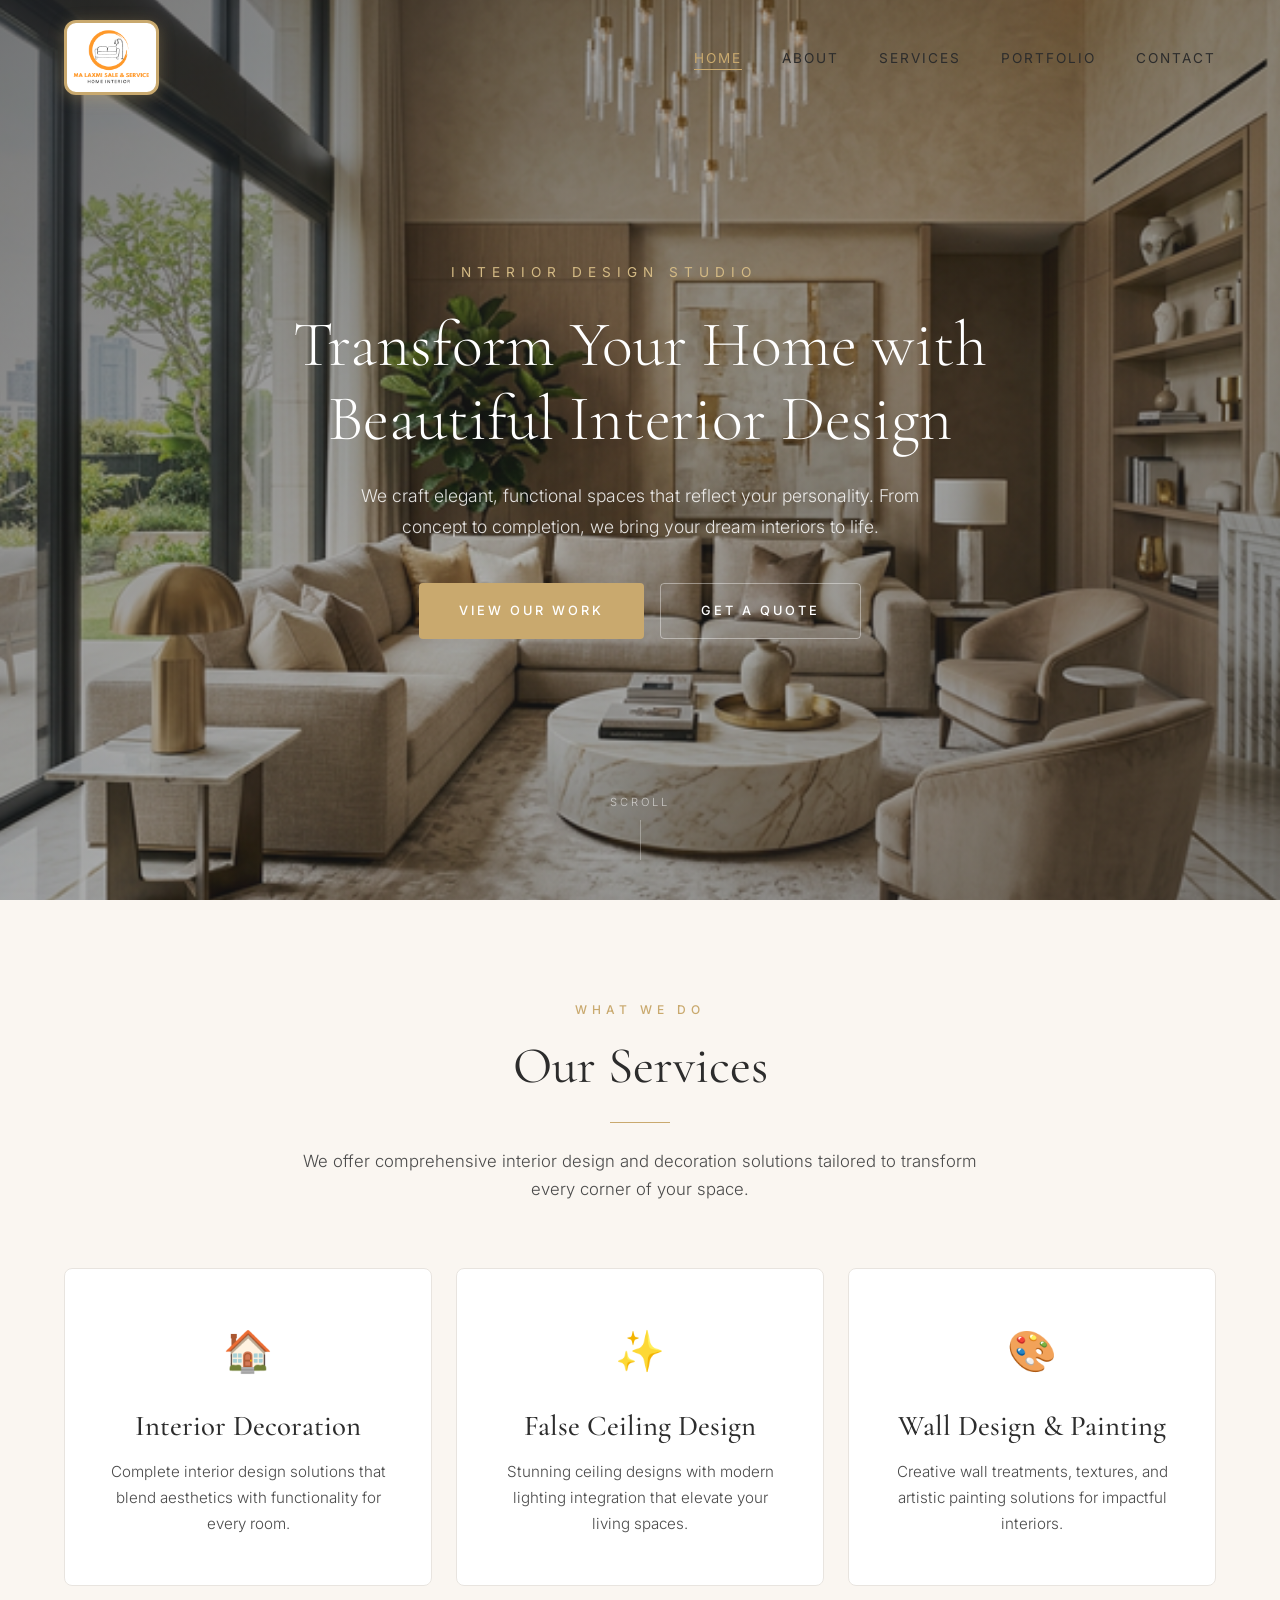
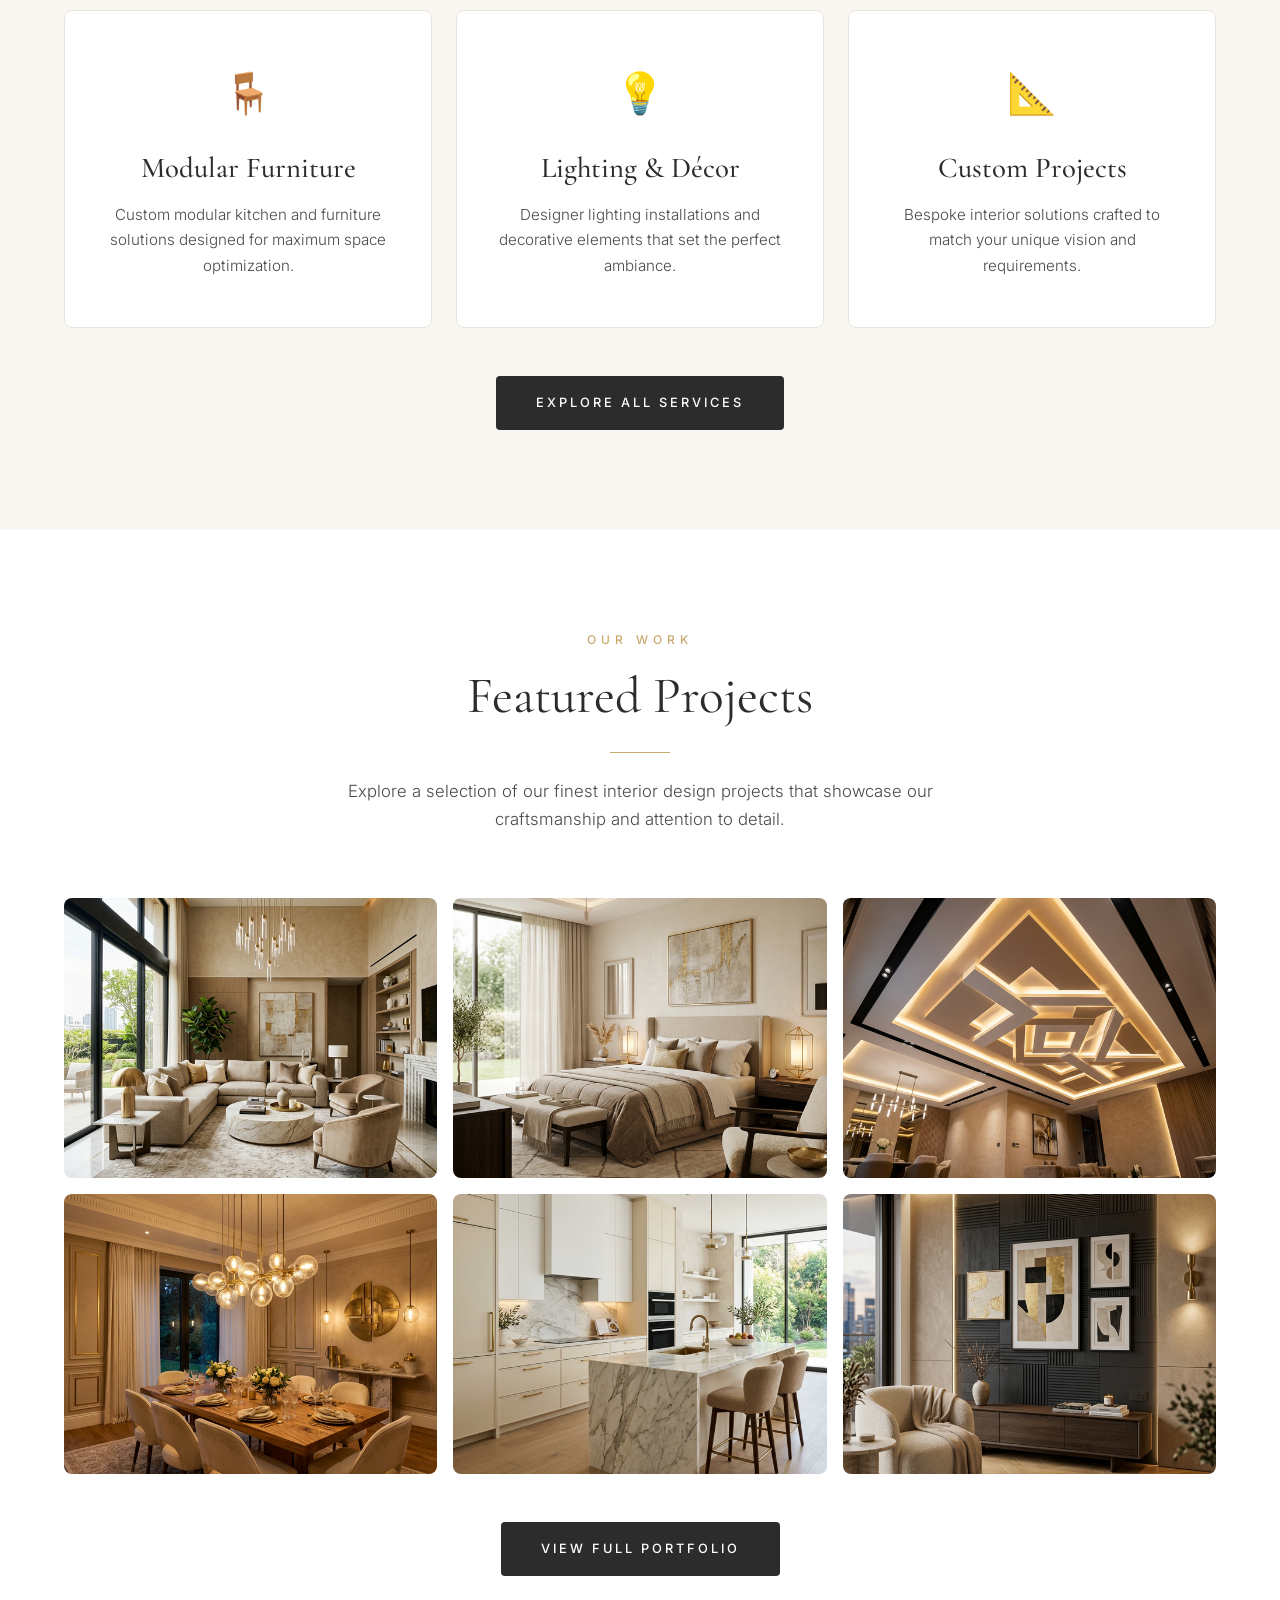
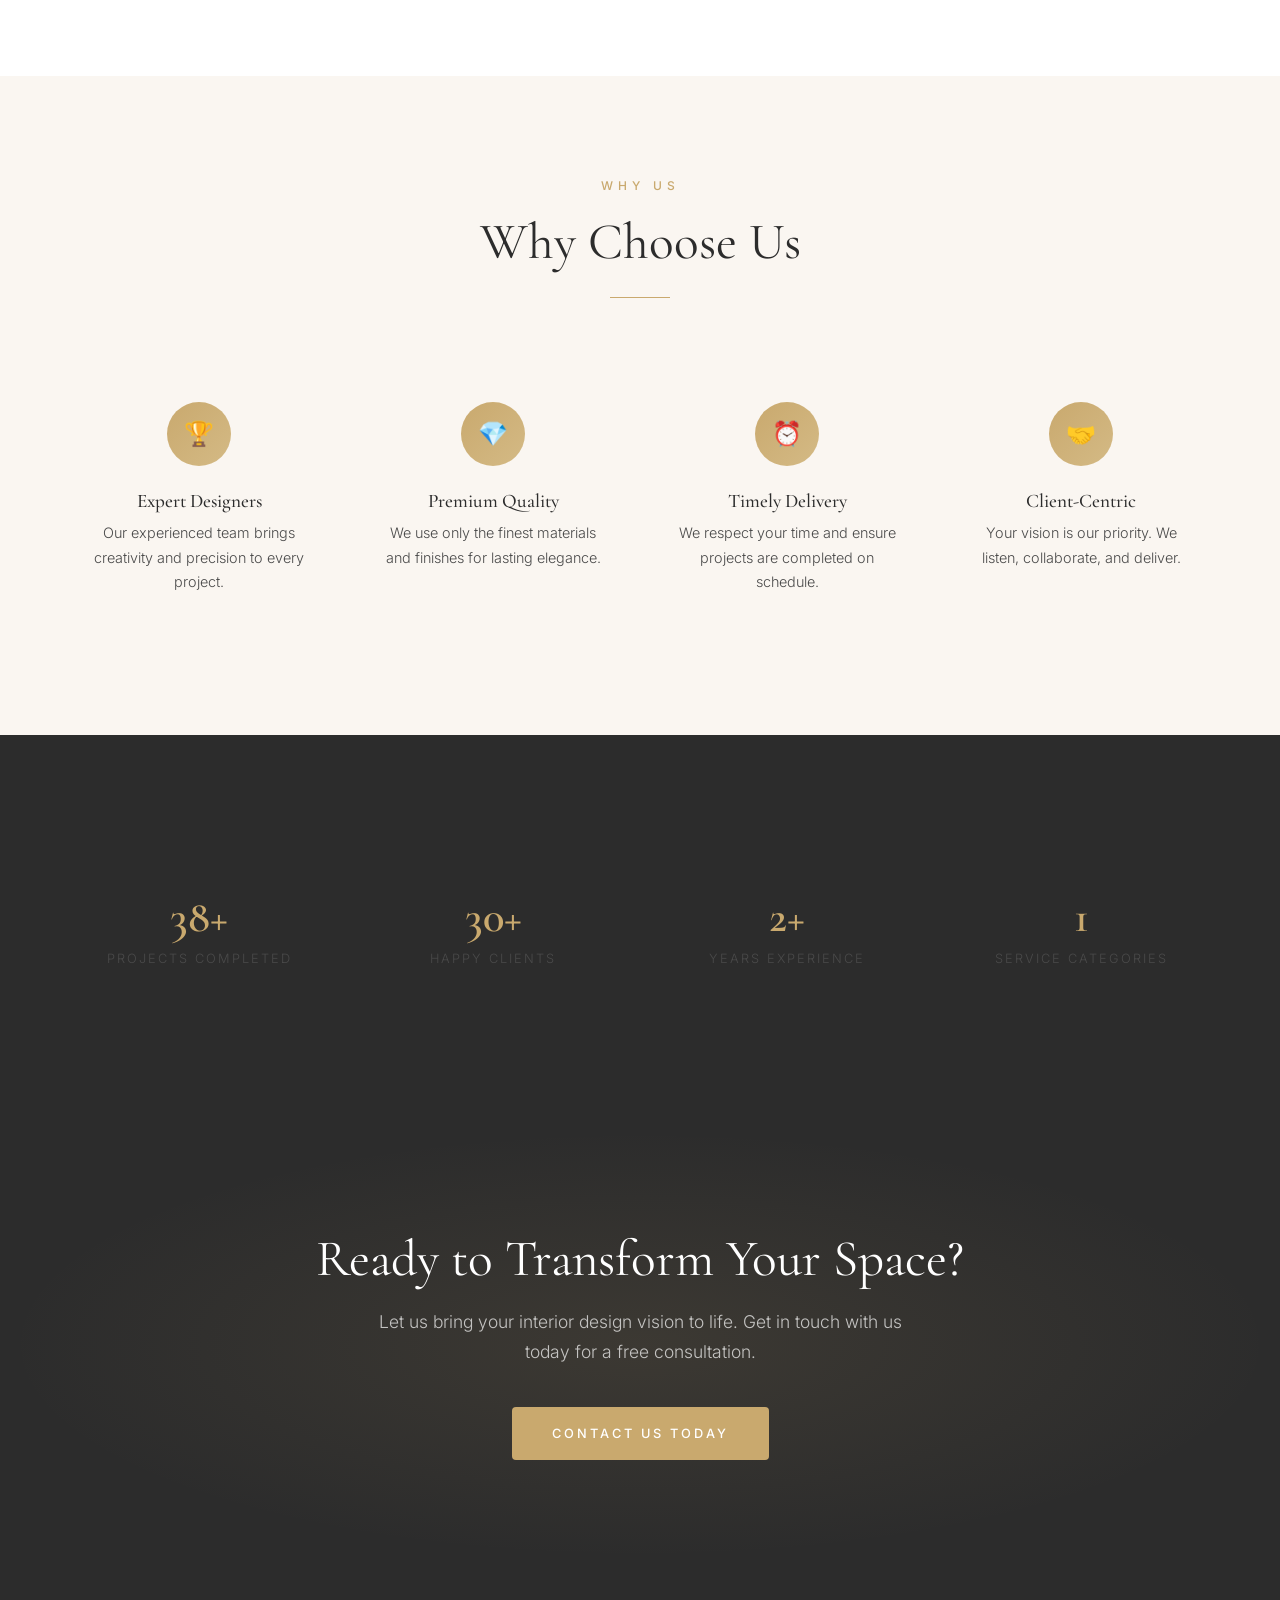
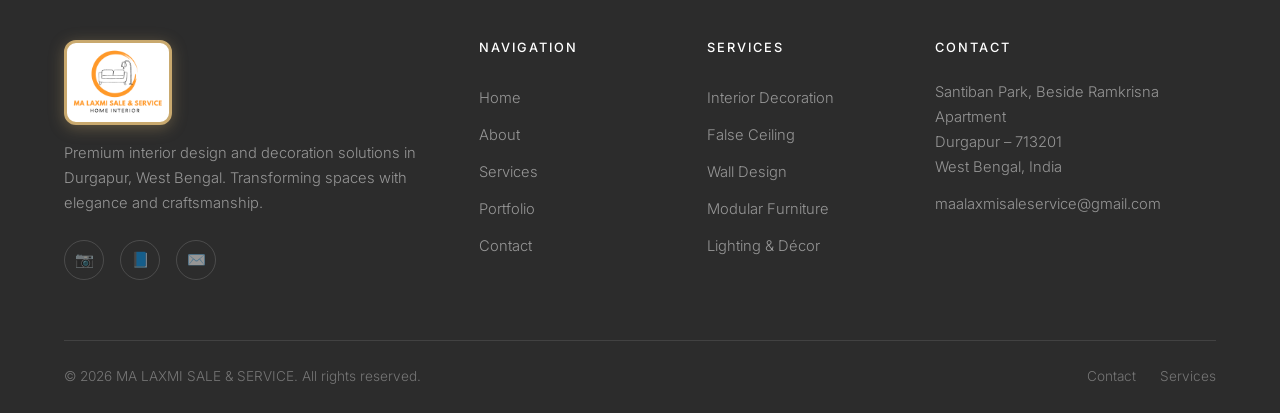
<file: index.html>
<!DOCTYPE html>
<html lang="en">

<head>
    <meta charset="UTF-8">
    <meta name="viewport" content="width=device-width, initial-scale=1.0">
    <meta name="description"
        content="MA LAXMI SALE & SERVICE — Premium interior decoration, false ceiling, wall design, modular furniture, and lighting solutions in Durgapur, West Bengal.">
    <title>MA LAXMI SALE & SERVICE — Interior Design & Decoration</title>
    <link rel="stylesheet" href="css/style.css">
</head>

<body>

    <!-- Navigation -->
    <nav class="navbar" id="navbar">
        <div class="container">
            <a href="index.html" class="nav-logo"><img src="images/logo.png" alt="MA LAXMI SALE & SERVICE"></a>
            <ul class="nav-links" id="navLinks">
                <li><a href="index.html" class="active">Home</a></li>
                <li><a href="about.html">About</a></li>
                <li><a href="services.html">Services</a></li>
                <li><a href="portfolio.html">Portfolio</a></li>
                <li><a href="contact.html">Contact</a></li>
            </ul>
            <div class="hamburger" id="hamburger">
                <span></span>
                <span></span>
                <span></span>
            </div>
        </div>
    </nav>
    <div class="nav-overlay" id="navOverlay"></div>

    <!-- Hero Section -->
    <section class="hero" id="hero">
        <div class="hero-bg">
            <img src="images/hero.png" alt="Luxury living room interior design" id="heroBg">
        </div>
        <div class="hero-overlay"></div>
        <div class="hero-content">
            <p class="subtitle">Interior Design Studio</p>
            <h1>Transform Your Home with Beautiful Interior Design</h1>
            <p class="hero-desc">We craft elegant, functional spaces that reflect your personality. From concept to
                completion, we bring your dream interiors to life.</p>
            <div style="display:flex;gap:16px;justify-content:center;flex-wrap:wrap;">
                <a href="portfolio.html" class="btn btn-primary">View Our Work</a>
                <a href="contact.html" class="btn btn-outline">Get a Quote</a>
            </div>
        </div>
        <div class="hero-scroll">
            <span>Scroll</span>
            <div class="scroll-line"></div>
        </div>
    </section>

    <!-- Services Preview -->
    <section class="section" id="servicesPreview">
        <div class="container">
            <div class="section-header reveal">
                <span class="overline">What We Do</span>
                <h2>Our Services</h2>
                <div class="section-divider"></div>
                <p>We offer comprehensive interior design and decoration solutions tailored to transform every corner of
                    your space.</p>
            </div>
            <div class="services-grid">
                <div class="service-card reveal delay-1">
                    <div class="icon">🏠</div>
                    <h3>Interior Decoration</h3>
                    <p>Complete interior design solutions that blend aesthetics with functionality for every room.</p>
                </div>
                <div class="service-card reveal delay-2">
                    <div class="icon">✨</div>
                    <h3>False Ceiling Design</h3>
                    <p>Stunning ceiling designs with modern lighting integration that elevate your living spaces.</p>
                </div>
                <div class="service-card reveal delay-3">
                    <div class="icon">🎨</div>
                    <h3>Wall Design & Painting</h3>
                    <p>Creative wall treatments, textures, and artistic painting solutions for impactful interiors.</p>
                </div>
                <div class="service-card reveal delay-4">
                    <div class="icon">🪑</div>
                    <h3>Modular Furniture</h3>
                    <p>Custom modular kitchen and furniture solutions designed for maximum space optimization.</p>
                </div>
                <div class="service-card reveal delay-5">
                    <div class="icon">💡</div>
                    <h3>Lighting & Décor</h3>
                    <p>Designer lighting installations and decorative elements that set the perfect ambiance.</p>
                </div>
                <div class="service-card reveal delay-6">
                    <div class="icon">📐</div>
                    <h3>Custom Projects</h3>
                    <p>Bespoke interior solutions crafted to match your unique vision and requirements.</p>
                </div>
            </div>
            <div style="text-align:center;margin-top:48px;" class="reveal">
                <a href="services.html" class="btn btn-dark">Explore All Services</a>
            </div>
        </div>
    </section>

    <!-- Featured Portfolio -->
    <section class="section section-alt" id="featuredPortfolio">
        <div class="container">
            <div class="section-header reveal">
                <span class="overline">Our Work</span>
                <h2>Featured Projects</h2>
                <div class="section-divider"></div>
                <p>Explore a selection of our finest interior design projects that showcase our craftsmanship and
                    attention to detail.</p>
            </div>
            <div class="portfolio-grid">
                <div class="portfolio-item reveal delay-1">
                    <img src="images/hero.png" alt="Modern living room design">
                    <div class="portfolio-overlay">
                        <h3>Modern Living Room</h3>
                        <span>Interior Design</span>
                    </div>
                </div>
                <div class="portfolio-item reveal delay-2">
                    <img src="images/bedroom.png" alt="Luxury bedroom design">
                    <div class="portfolio-overlay">
                        <h3>Luxury Bedroom Suite</h3>
                        <span>Bedroom Design</span>
                    </div>
                </div>
                <div class="portfolio-item reveal delay-3">
                    <img src="images/ceiling.png" alt="Designer ceiling">
                    <div class="portfolio-overlay">
                        <h3>Designer False Ceiling</h3>
                        <span>Ceiling Design</span>
                    </div>
                </div>
                <div class="portfolio-item reveal delay-4">
                    <img src="images/lighting.png" alt="Decorative lighting">
                    <div class="portfolio-overlay">
                        <h3>Ambient Lighting</h3>
                        <span>Lighting Design</span>
                    </div>
                </div>
                <div class="portfolio-item reveal delay-5">
                    <img src="images/furniture.png" alt="Modular kitchen">
                    <div class="portfolio-overlay">
                        <h3>Modular Kitchen</h3>
                        <span>Kitchen Design</span>
                    </div>
                </div>
                <div class="portfolio-item reveal delay-6">
                    <img src="images/wall.png" alt="Wall design">
                    <div class="portfolio-overlay">
                        <h3>Accent Wall Design</h3>
                        <span>Wall Design</span>
                    </div>
                </div>
            </div>
            <div style="text-align:center;margin-top:48px;" class="reveal">
                <a href="portfolio.html" class="btn btn-dark">View Full Portfolio</a>
            </div>
        </div>
    </section>

    <!-- Why Choose Us -->
    <section class="section" id="whyUs">
        <div class="container">
            <div class="section-header reveal">
                <span class="overline">Why Us</span>
                <h2>Why Choose Us</h2>
                <div class="section-divider"></div>
            </div>
            <div class="features-grid">
                <div class="feature-card reveal delay-1">
                    <div class="feature-icon">🏆</div>
                    <h3>Expert Designers</h3>
                    <p>Our experienced team brings creativity and precision to every project.</p>
                </div>
                <div class="feature-card reveal delay-2">
                    <div class="feature-icon">💎</div>
                    <h3>Premium Quality</h3>
                    <p>We use only the finest materials and finishes for lasting elegance.</p>
                </div>
                <div class="feature-card reveal delay-3">
                    <div class="feature-icon">⏰</div>
                    <h3>Timely Delivery</h3>
                    <p>We respect your time and ensure projects are completed on schedule.</p>
                </div>
                <div class="feature-card reveal delay-4">
                    <div class="feature-icon">🤝</div>
                    <h3>Client-Centric</h3>
                    <p>Your vision is our priority. We listen, collaborate, and deliver.</p>
                </div>
            </div>
        </div>
    </section>

    <!-- Stats -->
    <section class="section section-dark">
        <div class="container">
            <div class="stats-bar">
                <div class="stat-item reveal delay-1">
                    <div class="stat-number">150+</div>
                    <div class="stat-label">Projects Completed</div>
                </div>
                <div class="stat-item reveal delay-2">
                    <div class="stat-number">120+</div>
                    <div class="stat-label">Happy Clients</div>
                </div>
                <div class="stat-item reveal delay-3">
                    <div class="stat-number">8+</div>
                    <div class="stat-label">Years Experience</div>
                </div>
                <div class="stat-item reveal delay-4">
                    <div class="stat-number">6</div>
                    <div class="stat-label">Service Categories</div>
                </div>
            </div>
        </div>
    </section>

    <!-- CTA -->
    <section class="cta-section">
        <div class="container reveal">
            <h2>Ready to Transform Your Space?</h2>
            <p>Let us bring your interior design vision to life. Get in touch with us today for a free consultation.</p>
            <a href="contact.html" class="btn btn-primary">Contact Us Today</a>
        </div>
    </section>

    <!-- Footer -->
    <footer class="footer">
        <div class="container">
            <div class="footer-grid">
                <div class="footer-brand">
                    <div class="footer-logo"><img src="images/logo.png" alt="MA LAXMI SALE & SERVICE"></div>
                    <p>Premium interior design and decoration solutions in Durgapur, West Bengal. Transforming spaces
                        with elegance and craftsmanship.</p>
                    <div class="footer-social">
                        <a href="https://www.instagram.com/maalaxmisale.service" target="_blank"
                            title="Instagram">📷</a>
                        <a href="https://www.facebook.com/profile.php?id=maalaxmisaleservice" target="_blank"
                            title="Facebook">📘</a>
                        <a href="mailto:maalaxmisaleservice@gmail.com" title="Email">✉️</a>
                    </div>
                </div>
                <div>
                    <h4>Navigation</h4>
                    <div class="footer-links">
                        <a href="index.html">Home</a>
                        <a href="about.html">About</a>
                        <a href="services.html">Services</a>
                        <a href="portfolio.html">Portfolio</a>
                        <a href="contact.html">Contact</a>
                    </div>
                </div>
                <div>
                    <h4>Services</h4>
                    <div class="footer-links">
                        <a href="services.html">Interior Decoration</a>
                        <a href="services.html">False Ceiling</a>
                        <a href="services.html">Wall Design</a>
                        <a href="services.html">Modular Furniture</a>
                        <a href="services.html">Lighting & Décor</a>
                    </div>
                </div>
                <div class="footer-contact">
                    <h4>Contact</h4>
                    <p>Santiban Park, Beside Ramkrisna Apartment<br>Durgapur – 713201<br>West Bengal, India</p>
                    <p style="margin-top:12px;"><a
                            href="mailto:maalaxmisaleservice@gmail.com">maalaxmisaleservice@gmail.com</a></p>
                </div>
            </div>
            <div class="footer-bottom">
                <span>© 2026 MA LAXMI SALE & SERVICE. All rights reserved.</span>
                <div class="footer-bottom-links">
                    <a href="contact.html">Contact</a>
                    <a href="services.html">Services</a>
                </div>
            </div>
        </div>
    </footer>

    <script src="js/main.js"></script>
</body>

</html>
</file>
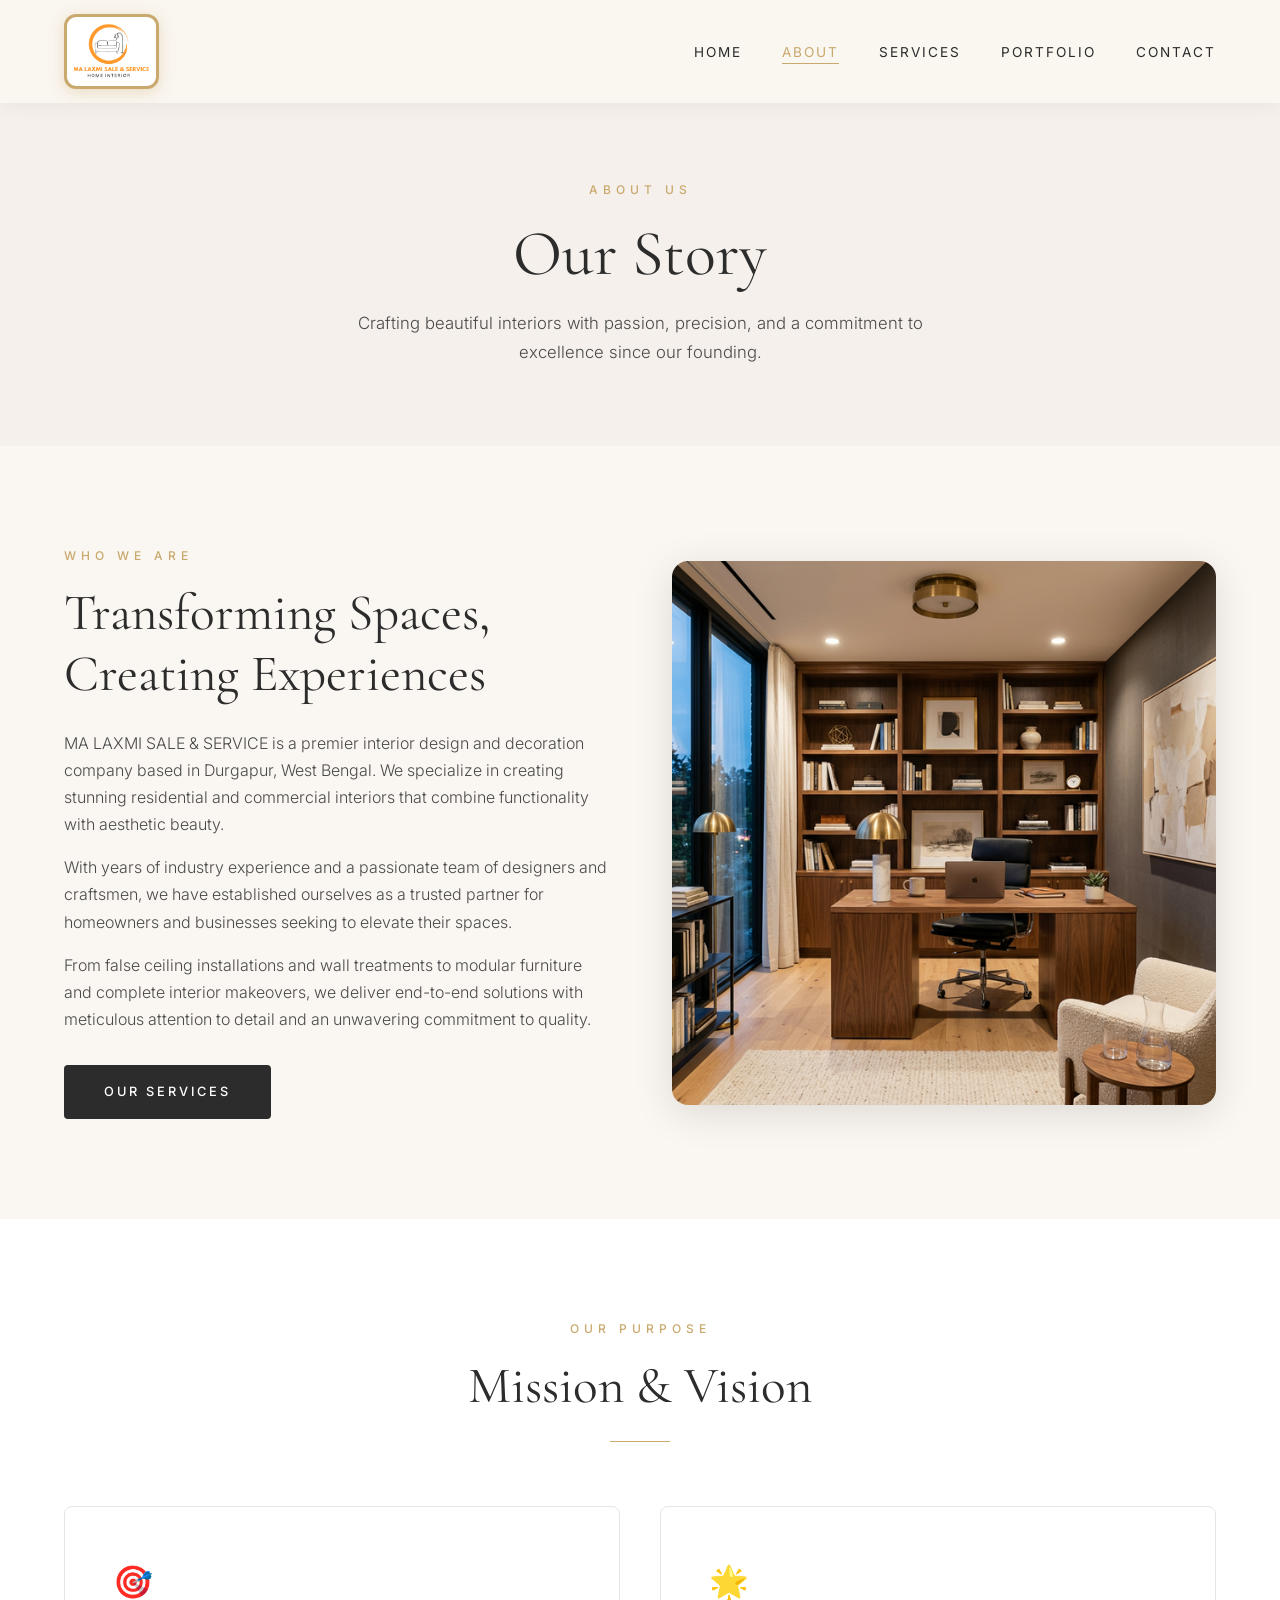
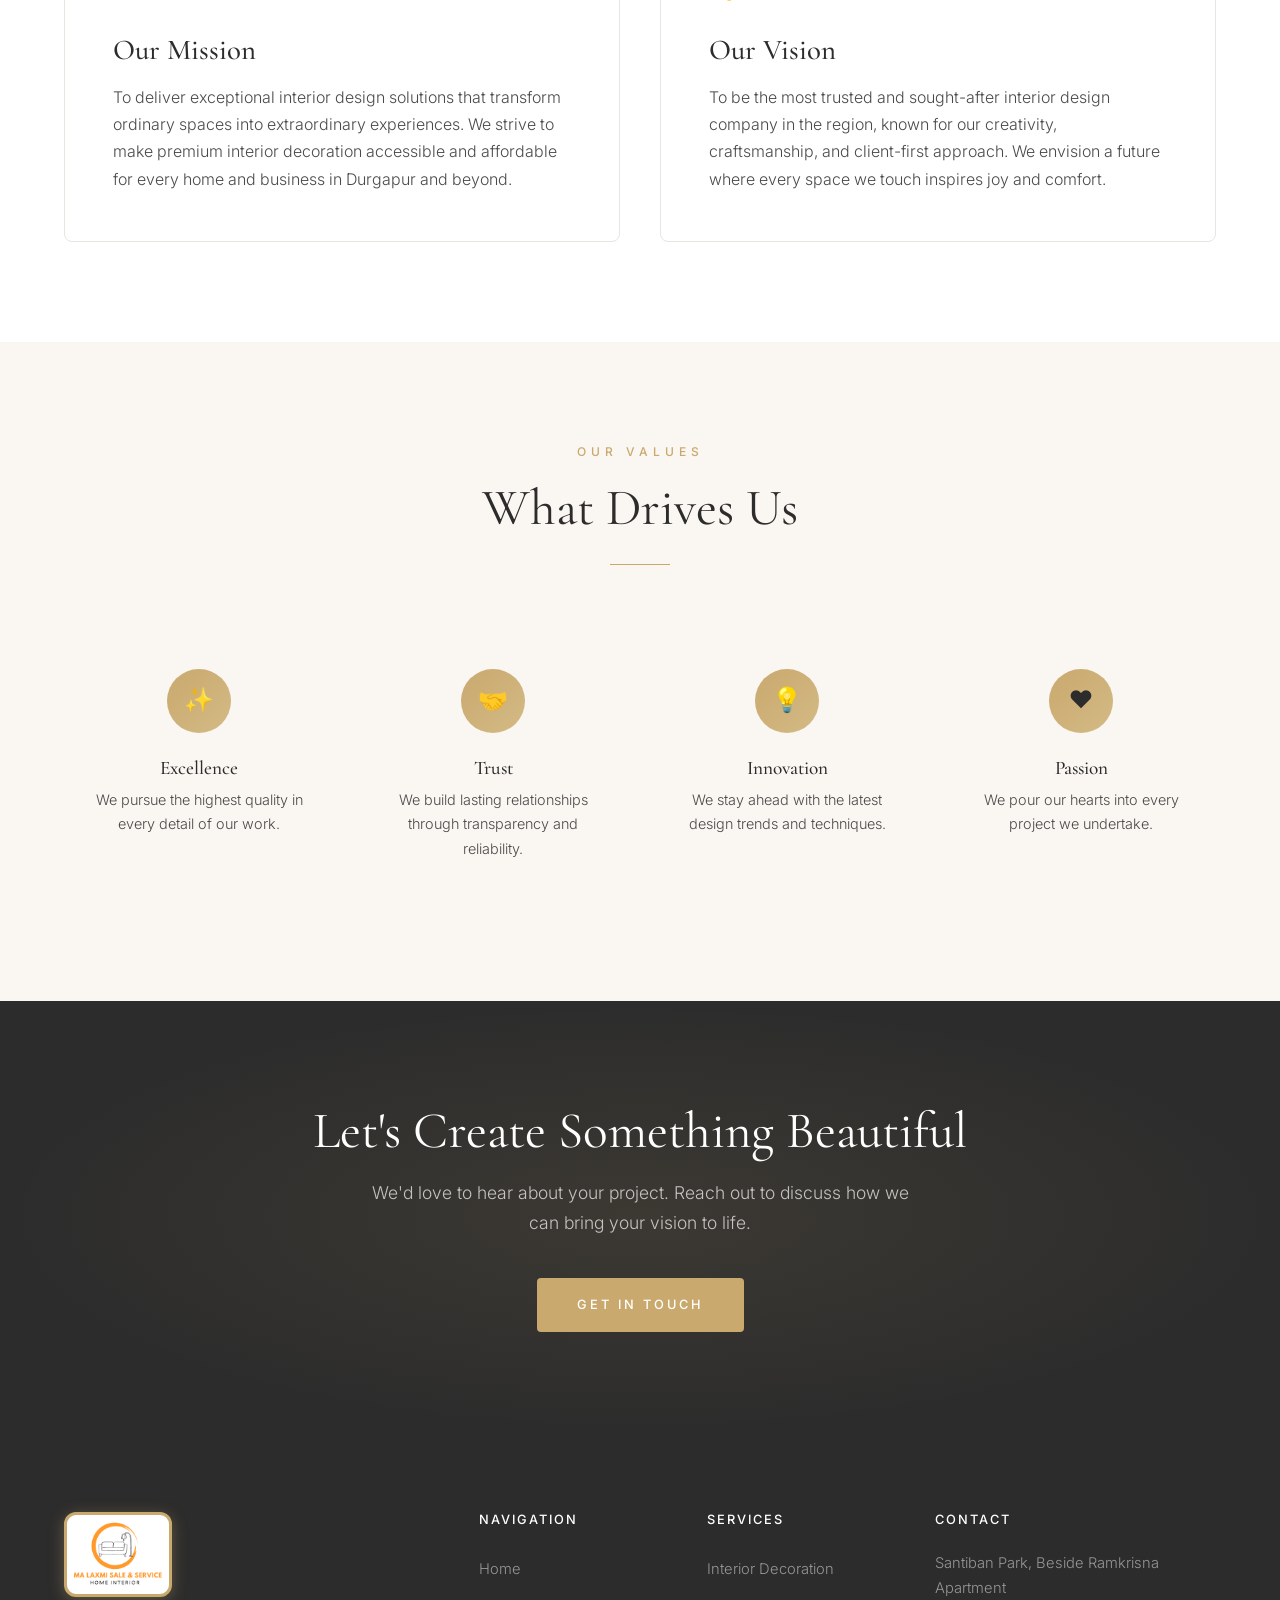
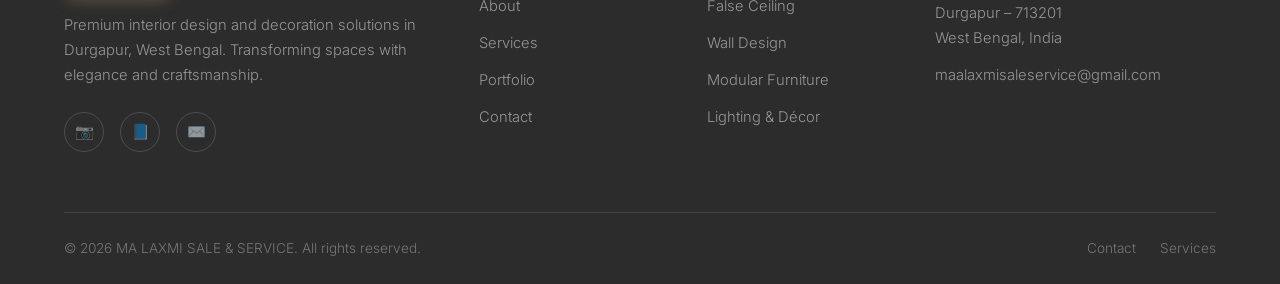
<file: about.html>
<!DOCTYPE html>
<html lang="en">

<head>
    <meta charset="UTF-8">
    <meta name="viewport" content="width=device-width, initial-scale=1.0">
    <meta name="description"
        content="Learn about MA LAXMI SALE & SERVICE — our mission, vision, and passion for creating beautiful interior spaces in Durgapur.">
    <title>About Us — MA LAXMI SALE & SERVICE</title>
    <link rel="stylesheet" href="css/style.css">
</head>

<body>

    <!-- Navigation -->
    <nav class="navbar scrolled" id="navbar">
        <div class="container">
            <a href="index.html" class="nav-logo"><img src="images/logo.png" alt="MA LAXMI SALE & SERVICE"></a>
            <ul class="nav-links" id="navLinks">
                <li><a href="index.html">Home</a></li>
                <li><a href="about.html" class="active">About</a></li>
                <li><a href="services.html">Services</a></li>
                <li><a href="portfolio.html">Portfolio</a></li>
                <li><a href="contact.html">Contact</a></li>
            </ul>
            <div class="hamburger" id="hamburger">
                <span></span>
                <span></span>
                <span></span>
            </div>
        </div>
    </nav>
    <div class="nav-overlay" id="navOverlay"></div>

    <!-- Page Header -->
    <section class="page-header">
        <div class="container">
            <span class="overline">About Us</span>
            <h1>Our Story</h1>
            <p>Crafting beautiful interiors with passion, precision, and a commitment to excellence since our founding.
            </p>
        </div>
    </section>

    <!-- About Intro -->
    <section class="section">
        <div class="container">
            <div class="about-intro">
                <div class="text-content reveal-left">
                    <span class="overline"
                        style="color:var(--gold);font-size:0.75rem;text-transform:uppercase;letter-spacing:5px;font-weight:500;display:block;margin-bottom:16px;">Who
                        We Are</span>
                    <h2>Transforming Spaces, Creating Experiences</h2>
                    <p>MA LAXMI SALE & SERVICE is a premier interior design and decoration company based in Durgapur,
                        West Bengal. We specialize in creating stunning residential and commercial interiors that
                        combine functionality with aesthetic beauty.</p>
                    <p>With years of industry experience and a passionate team of designers and craftsmen, we have
                        established ourselves as a trusted partner for homeowners and businesses seeking to elevate
                        their spaces.</p>
                    <p>From false ceiling installations and wall treatments to modular furniture and complete interior
                        makeovers, we deliver end-to-end solutions with meticulous attention to detail and an unwavering
                        commitment to quality.</p>
                    <div style="margin-top:32px;">
                        <a href="services.html" class="btn btn-dark">Our Services</a>
                    </div>
                </div>
                <div class="image-content reveal-right">
                    <img src="images/about.png" alt="Our design studio">
                </div>
            </div>
        </div>
    </section>

    <!-- Mission & Vision -->
    <section class="section section-alt">
        <div class="container">
            <div class="section-header reveal">
                <span class="overline">Our Purpose</span>
                <h2>Mission & Vision</h2>
                <div class="section-divider"></div>
            </div>
            <div class="mission-grid">
                <div class="mission-card reveal delay-1">
                    <div class="card-icon">🎯</div>
                    <h3>Our Mission</h3>
                    <p>To deliver exceptional interior design solutions that transform ordinary spaces into
                        extraordinary experiences. We strive to make premium interior decoration accessible and
                        affordable for every home and business in Durgapur and beyond.</p>
                </div>
                <div class="mission-card reveal delay-2">
                    <div class="card-icon">🌟</div>
                    <h3>Our Vision</h3>
                    <p>To be the most trusted and sought-after interior design company in the region, known for our
                        creativity, craftsmanship, and client-first approach. We envision a future where every space we
                        touch inspires joy and comfort.</p>
                </div>
            </div>
        </div>
    </section>

    <!-- Values -->
    <section class="section">
        <div class="container">
            <div class="section-header reveal">
                <span class="overline">Our Values</span>
                <h2>What Drives Us</h2>
                <div class="section-divider"></div>
            </div>
            <div class="features-grid">
                <div class="feature-card reveal delay-1">
                    <div class="feature-icon">✨</div>
                    <h3>Excellence</h3>
                    <p>We pursue the highest quality in every detail of our work.</p>
                </div>
                <div class="feature-card reveal delay-2">
                    <div class="feature-icon">🤝</div>
                    <h3>Trust</h3>
                    <p>We build lasting relationships through transparency and reliability.</p>
                </div>
                <div class="feature-card reveal delay-3">
                    <div class="feature-icon">💡</div>
                    <h3>Innovation</h3>
                    <p>We stay ahead with the latest design trends and techniques.</p>
                </div>
                <div class="feature-card reveal delay-4">
                    <div class="feature-icon">❤️</div>
                    <h3>Passion</h3>
                    <p>We pour our hearts into every project we undertake.</p>
                </div>
            </div>
        </div>
    </section>

    <!-- CTA -->
    <section class="cta-section">
        <div class="container reveal">
            <h2>Let's Create Something Beautiful</h2>
            <p>We'd love to hear about your project. Reach out to discuss how we can bring your vision to life.</p>
            <a href="contact.html" class="btn btn-primary">Get In Touch</a>
        </div>
    </section>

    <!-- Footer -->
    <footer class="footer">
        <div class="container">
            <div class="footer-grid">
                <div class="footer-brand">
                    <div class="footer-logo"><img src="images/logo.png" alt="MA LAXMI SALE & SERVICE"></div>
                    <p>Premium interior design and decoration solutions in Durgapur, West Bengal. Transforming spaces
                        with elegance and craftsmanship.</p>
                    <div class="footer-social">
                        <a href="https://www.instagram.com/maalaxmisale.service" target="_blank"
                            title="Instagram">📷</a>
                        <a href="https://www.facebook.com/profile.php?id=maalaxmisaleservice" target="_blank"
                            title="Facebook">📘</a>
                        <a href="mailto:maalaxmisaleservice@gmail.com" title="Email">✉️</a>
                    </div>
                </div>
                <div>
                    <h4>Navigation</h4>
                    <div class="footer-links">
                        <a href="index.html">Home</a>
                        <a href="about.html">About</a>
                        <a href="services.html">Services</a>
                        <a href="portfolio.html">Portfolio</a>
                        <a href="contact.html">Contact</a>
                    </div>
                </div>
                <div>
                    <h4>Services</h4>
                    <div class="footer-links">
                        <a href="services.html">Interior Decoration</a>
                        <a href="services.html">False Ceiling</a>
                        <a href="services.html">Wall Design</a>
                        <a href="services.html">Modular Furniture</a>
                        <a href="services.html">Lighting & Décor</a>
                    </div>
                </div>
                <div class="footer-contact">
                    <h4>Contact</h4>
                    <p>Santiban Park, Beside Ramkrisna Apartment<br>Durgapur – 713201<br>West Bengal, India</p>
                    <p style="margin-top:12px;"><a
                            href="mailto:maalaxmisaleservice@gmail.com">maalaxmisaleservice@gmail.com</a></p>
                </div>
            </div>
            <div class="footer-bottom">
                <span>© 2026 MA LAXMI SALE & SERVICE. All rights reserved.</span>
                <div class="footer-bottom-links">
                    <a href="contact.html">Contact</a>
                    <a href="services.html">Services</a>
                </div>
            </div>
        </div>
    </footer>

    <script src="js/main.js"></script>
</body>

</html>
</file>
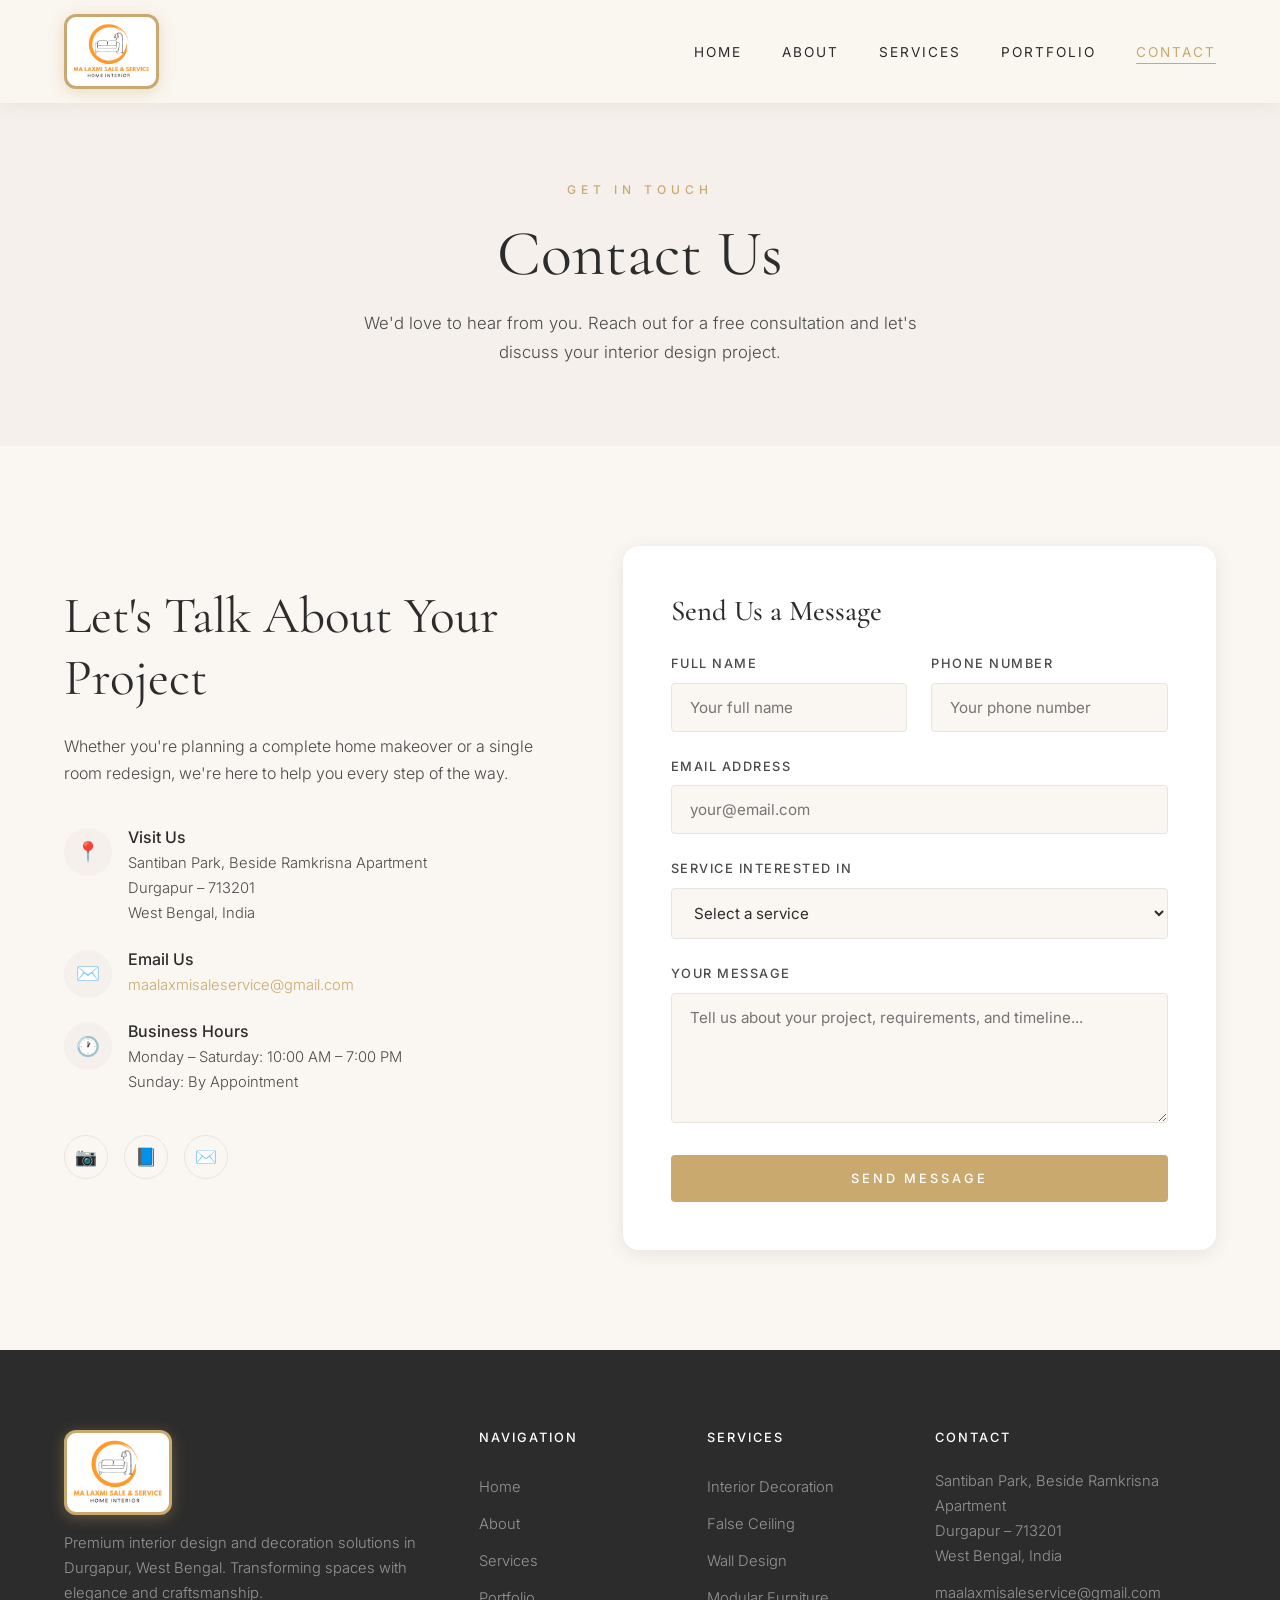
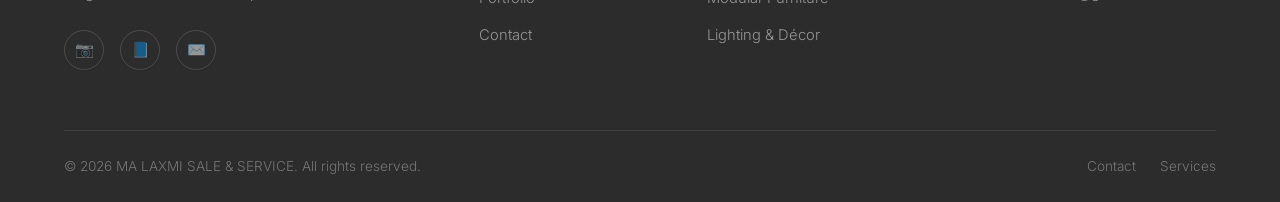
<file: contact.html>
<!DOCTYPE html>
<html lang="en">

<head>
    <meta charset="UTF-8">
    <meta name="viewport" content="width=device-width, initial-scale=1.0">
    <meta name="description"
        content="Contact MA LAXMI SALE & SERVICE for interior design consultations — reach us via email, phone, or visit us in Durgapur, West Bengal.">
    <title>Contact Us — MA LAXMI SALE & SERVICE</title>
    <link rel="stylesheet" href="css/style.css">
</head>

<body>

    <!-- Navigation -->
    <nav class="navbar scrolled" id="navbar">
        <div class="container">
            <a href="index.html" class="nav-logo"><img src="images/logo.png" alt="MA LAXMI SALE & SERVICE"></a>
            <ul class="nav-links" id="navLinks">
                <li><a href="index.html">Home</a></li>
                <li><a href="about.html">About</a></li>
                <li><a href="services.html">Services</a></li>
                <li><a href="portfolio.html">Portfolio</a></li>
                <li><a href="contact.html" class="active">Contact</a></li>
            </ul>
            <div class="hamburger" id="hamburger">
                <span></span>
                <span></span>
                <span></span>
            </div>
        </div>
    </nav>
    <div class="nav-overlay" id="navOverlay"></div>

    <!-- Page Header -->
    <section class="page-header">
        <div class="container">
            <span class="overline">Get In Touch</span>
            <h1>Contact Us</h1>
            <p>We'd love to hear from you. Reach out for a free consultation and let's discuss your interior design
                project.</p>
        </div>
    </section>

    <!-- Contact Section -->
    <section class="section">
        <div class="container">
            <div class="contact-layout">
                <!-- Contact Info -->
                <div class="contact-info reveal-left">
                    <h2>Let's Talk About Your Project</h2>
                    <p>Whether you're planning a complete home makeover or a single room redesign, we're here to help
                        you every step of the way.</p>

                    <div class="contact-detail">
                        <div class="detail-icon">📍</div>
                        <div class="detail-text">
                            <h3>Visit Us</h3>
                            <p>Santiban Park, Beside Ramkrisna Apartment<br>Durgapur – 713201<br>West Bengal, India</p>
                        </div>
                    </div>

                    <div class="contact-detail">
                        <div class="detail-icon">✉️</div>
                        <div class="detail-text">
                            <h3>Email Us</h3>
                            <p><a href="mailto:maalaxmisaleservice@gmail.com"
                                    style="color:var(--gold);">maalaxmisaleservice@gmail.com</a></p>
                        </div>
                    </div>

                    <div class="contact-detail">
                        <div class="detail-icon">🕐</div>
                        <div class="detail-text">
                            <h3>Business Hours</h3>
                            <p>Monday – Saturday: 10:00 AM – 7:00 PM<br>Sunday: By Appointment</p>
                        </div>
                    </div>

                    <div class="social-links">
                        <a href="https://www.instagram.com/maalaxmisale.service" target="_blank" class="social-link"
                            title="Instagram">📷</a>
                        <a href="https://www.facebook.com/profile.php?id=maalaxmisaleservice" target="_blank"
                            class="social-link" title="Facebook">📘</a>
                        <a href="mailto:maalaxmisaleservice@gmail.com" class="social-link" title="Email">✉️</a>
                    </div>
                </div>

                <!-- Contact Form -->
                <div class="contact-form-wrapper reveal-right">
                    <h3>Send Us a Message</h3>
                    <form id="contactForm">
                        <div class="form-row">
                            <div class="form-group">
                                <label for="name">Full Name</label>
                                <input type="text" id="name" name="name" placeholder="Your full name" required>
                            </div>
                            <div class="form-group">
                                <label for="phone">Phone Number</label>
                                <input type="tel" id="phone" name="phone" placeholder="Your phone number" required>
                            </div>
                        </div>
                        <div class="form-group">
                            <label for="email">Email Address</label>
                            <input type="email" id="email" name="email" placeholder="your@email.com" required>
                        </div>
                        <div class="form-group">
                            <label for="service">Service Interested In</label>
                            <select id="service" name="service" required>
                                <option value="" disabled selected>Select a service</option>
                                <option value="interior-decoration">Interior Decoration</option>
                                <option value="false-ceiling">False Ceiling Design</option>
                                <option value="wall-design">Wall Design & Painting</option>
                                <option value="modular-furniture">Modular Furniture Solutions</option>
                                <option value="lighting">Lighting & Decorative Installations</option>
                                <option value="custom-project">Custom Interior Projects</option>
                            </select>
                        </div>
                        <div class="form-group">
                            <label for="message">Your Message</label>
                            <textarea id="message" name="message"
                                placeholder="Tell us about your project, requirements, and timeline..."
                                required></textarea>
                        </div>
                        <button type="submit" class="btn btn-primary" style="width:100%;justify-content:center;">Send
                            Message</button>
                    </form>

                    <!-- Success Message -->
                    <div class="form-success" id="formSuccess">
                        <div class="success-icon">✅</div>
                        <h3>Message Sent Successfully!</h3>
                        <p>Thank you for reaching out. We'll get back to you within 24 hours.</p>
                    </div>
                </div>
            </div>
        </div>
    </section>

    <!-- Footer -->
    <footer class="footer">
        <div class="container">
            <div class="footer-grid">
                <div class="footer-brand">
                    <div class="footer-logo"><img src="images/logo.png" alt="MA LAXMI SALE & SERVICE"></div>
                    <p>Premium interior design and decoration solutions in Durgapur, West Bengal. Transforming spaces
                        with elegance and craftsmanship.</p>
                    <div class="footer-social">
                        <a href="https://www.instagram.com/maalaxmisale.service" target="_blank"
                            title="Instagram">📷</a>
                        <a href="https://www.facebook.com/profile.php?id=maalaxmisaleservice" target="_blank"
                            title="Facebook">📘</a>
                        <a href="mailto:maalaxmisaleservice@gmail.com" title="Email">✉️</a>
                    </div>
                </div>
                <div>
                    <h4>Navigation</h4>
                    <div class="footer-links">
                        <a href="index.html">Home</a>
                        <a href="about.html">About</a>
                        <a href="services.html">Services</a>
                        <a href="portfolio.html">Portfolio</a>
                        <a href="contact.html">Contact</a>
                    </div>
                </div>
                <div>
                    <h4>Services</h4>
                    <div class="footer-links">
                        <a href="services.html">Interior Decoration</a>
                        <a href="services.html">False Ceiling</a>
                        <a href="services.html">Wall Design</a>
                        <a href="services.html">Modular Furniture</a>
                        <a href="services.html">Lighting & Décor</a>
                    </div>
                </div>
                <div class="footer-contact">
                    <h4>Contact</h4>
                    <p>Santiban Park, Beside Ramkrisna Apartment<br>Durgapur – 713201<br>West Bengal, India</p>
                    <p style="margin-top:12px;"><a
                            href="mailto:maalaxmisaleservice@gmail.com">maalaxmisaleservice@gmail.com</a></p>
                </div>
            </div>
            <div class="footer-bottom">
                <span>© 2026 MA LAXMI SALE & SERVICE. All rights reserved.</span>
                <div class="footer-bottom-links">
                    <a href="contact.html">Contact</a>
                    <a href="services.html">Services</a>
                </div>
            </div>
        </div>
    </footer>

    <script src="js/main.js"></script>
</body>

</html>
</file>
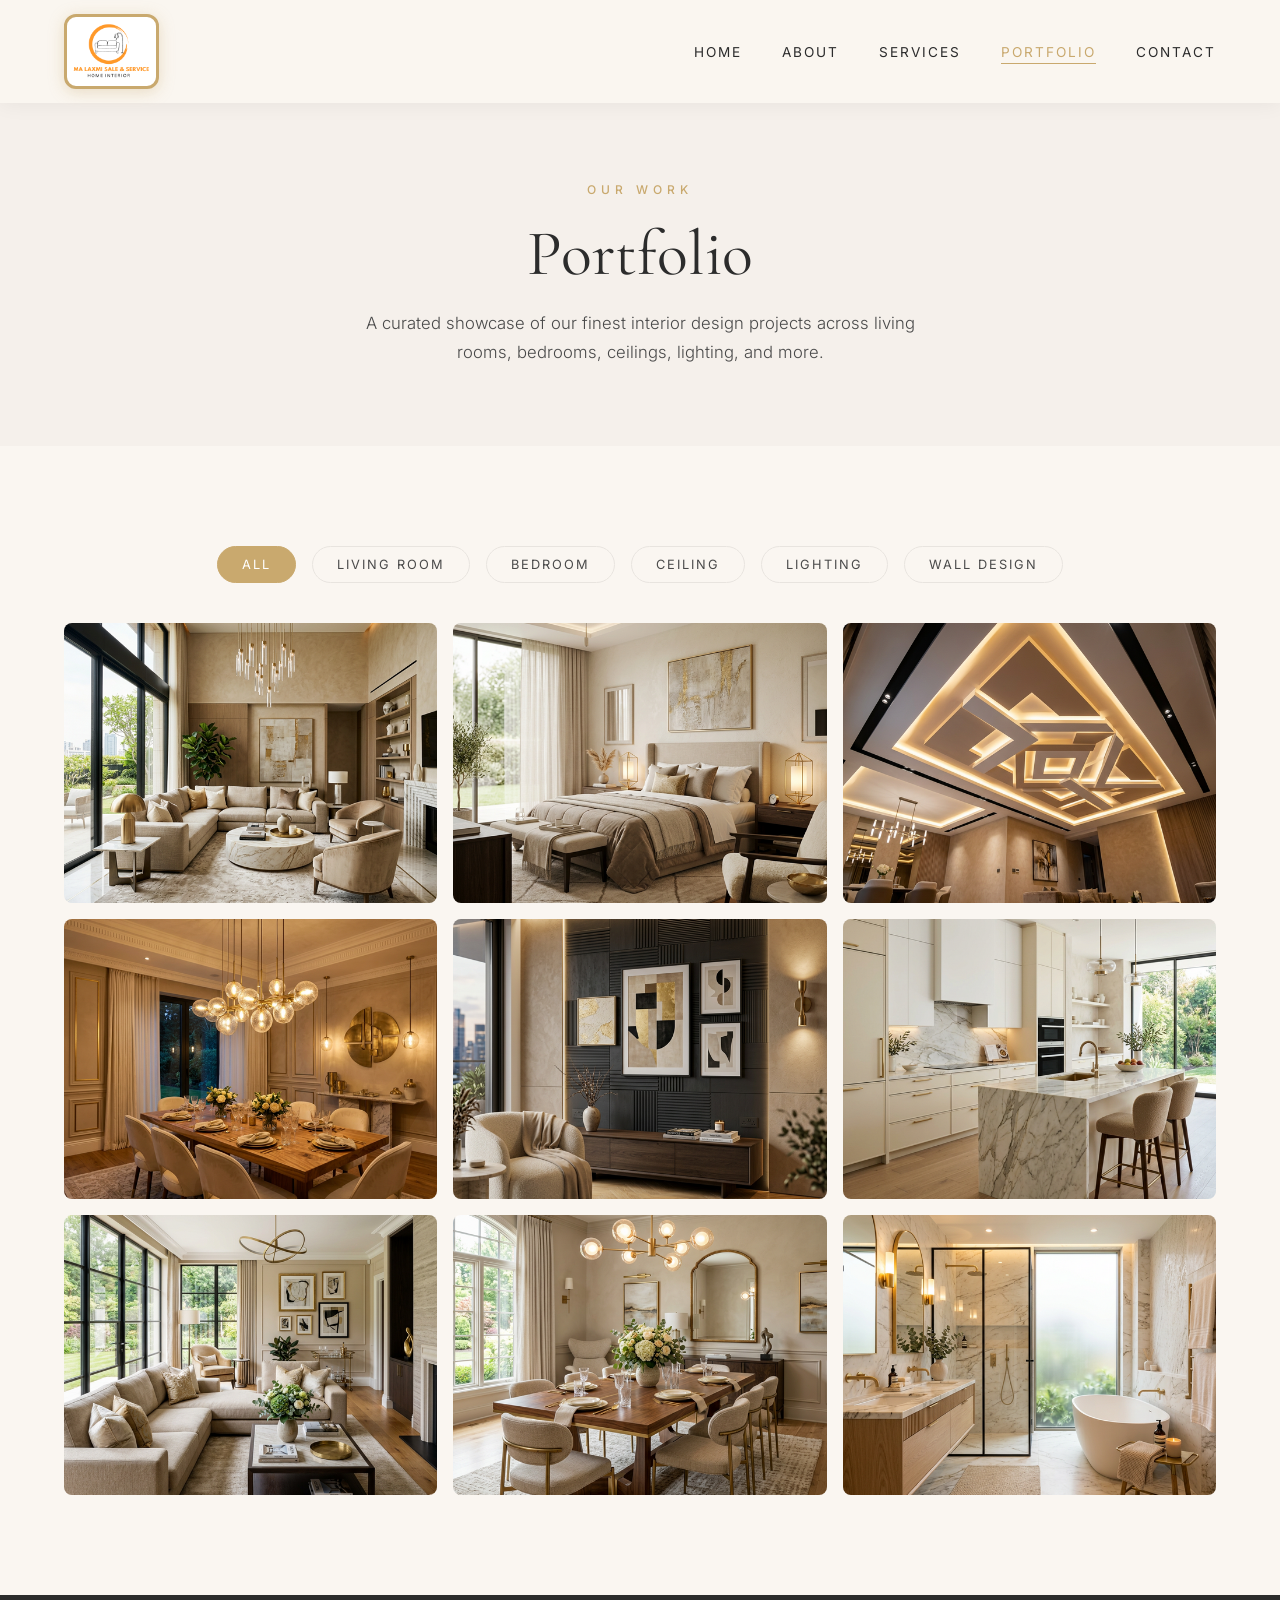
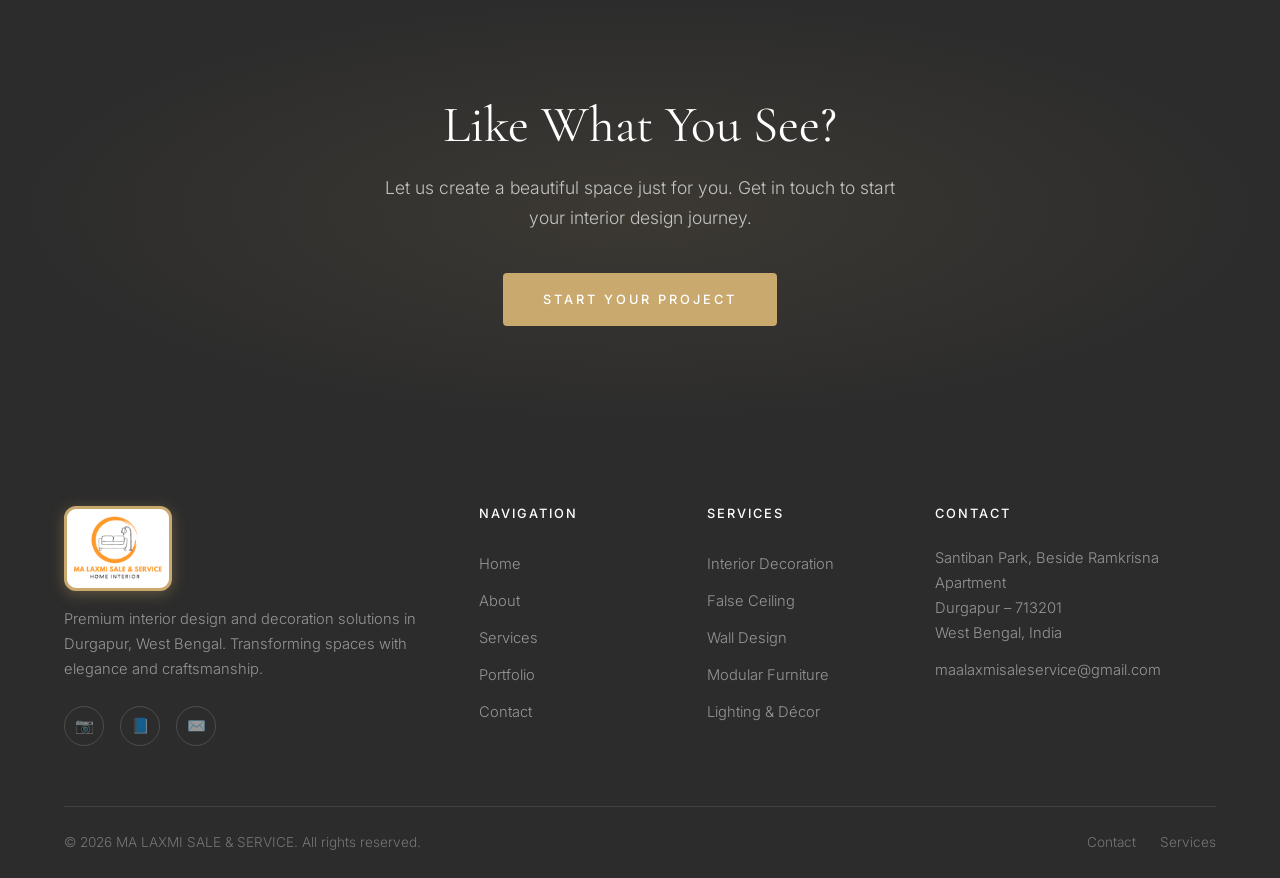
<file: portfolio.html>
<!DOCTYPE html>
<html lang="en">

<head>
    <meta charset="UTF-8">
    <meta name="viewport" content="width=device-width, initial-scale=1.0">
    <meta name="description"
        content="Browse our interior design portfolio — living rooms, bedrooms, ceilings, lighting, and more by MA LAXMI SALE & SERVICE, Durgapur.">
    <title>Portfolio — MA LAXMI SALE & SERVICE</title>
    <link rel="stylesheet" href="css/style.css">
</head>

<body>

    <!-- Navigation -->
    <nav class="navbar scrolled" id="navbar">
        <div class="container">
            <a href="index.html" class="nav-logo"><img src="images/logo.png" alt="MA LAXMI SALE & SERVICE"></a>
            <ul class="nav-links" id="navLinks">
                <li><a href="index.html">Home</a></li>
                <li><a href="about.html">About</a></li>
                <li><a href="services.html">Services</a></li>
                <li><a href="portfolio.html" class="active">Portfolio</a></li>
                <li><a href="contact.html">Contact</a></li>
            </ul>
            <div class="hamburger" id="hamburger">
                <span></span>
                <span></span>
                <span></span>
            </div>
        </div>
    </nav>
    <div class="nav-overlay" id="navOverlay"></div>

    <!-- Page Header -->
    <section class="page-header">
        <div class="container">
            <span class="overline">Our Work</span>
            <h1>Portfolio</h1>
            <p>A curated showcase of our finest interior design projects across living rooms, bedrooms, ceilings,
                lighting, and more.</p>
        </div>
    </section>

    <!-- Portfolio Gallery -->
    <section class="section">
        <div class="container">
            <!-- Filters -->
            <div class="portfolio-filters reveal">
                <button class="filter-btn active" data-filter="all">All</button>
                <button class="filter-btn" data-filter="living-room">Living Room</button>
                <button class="filter-btn" data-filter="bedroom">Bedroom</button>
                <button class="filter-btn" data-filter="ceiling">Ceiling</button>
                <button class="filter-btn" data-filter="lighting">Lighting</button>
                <button class="filter-btn" data-filter="wall">Wall Design</button>
            </div>

            <!-- Gallery Grid -->
            <div class="portfolio-grid" id="portfolioGrid">
                <div class="portfolio-item reveal delay-1" data-category="living-room">
                    <img src="images/hero.png" alt="Modern living room">
                    <div class="portfolio-overlay">
                        <h3>Contemporary Living Space</h3>
                        <span>Living Room</span>
                    </div>
                </div>

                <div class="portfolio-item reveal delay-2" data-category="bedroom">
                    <img src="images/bedroom.png" alt="Luxury bedroom">
                    <div class="portfolio-overlay">
                        <h3>Luxury Master Bedroom</h3>
                        <span>Bedroom</span>
                    </div>
                </div>

                <div class="portfolio-item reveal delay-3" data-category="ceiling">
                    <img src="images/ceiling.png" alt="False ceiling design">
                    <div class="portfolio-overlay">
                        <h3>Geometric False Ceiling</h3>
                        <span>Ceiling Design</span>
                    </div>
                </div>

                <div class="portfolio-item reveal delay-4" data-category="lighting">
                    <img src="images/lighting.png" alt="Decorative lighting">
                    <div class="portfolio-overlay">
                        <h3>Chandelier Installation</h3>
                        <span>Lighting</span>
                    </div>
                </div>

                <div class="portfolio-item reveal delay-5" data-category="wall">
                    <img src="images/wall.png" alt="Accent wall design">
                    <div class="portfolio-overlay">
                        <h3>Textured Accent Wall</h3>
                        <span>Wall Design</span>
                    </div>
                </div>

                <div class="portfolio-item reveal delay-6" data-category="living-room">
                    <img src="images/furniture.png" alt="Modular kitchen">
                    <div class="portfolio-overlay">
                        <h3>Modern Modular Kitchen</h3>
                        <span>Living Room</span>
                    </div>
                </div>

                <div class="portfolio-item reveal delay-1" data-category="living-room">
                    <img src="images/portfolio-living.png" alt="Elegant living room">
                    <div class="portfolio-overlay">
                        <h3>Elegant Living Room</h3>
                        <span>Living Room</span>
                    </div>
                </div>

                <div class="portfolio-item reveal delay-2" data-category="lighting">
                    <img src="images/portfolio-dining.png" alt="Dining room lighting">
                    <div class="portfolio-overlay">
                        <h3>Dining Room Ambiance</h3>
                        <span>Lighting</span>
                    </div>
                </div>

                <div class="portfolio-item reveal delay-3" data-category="bedroom">
                    <img src="images/portfolio-bathroom.png" alt="Luxury bathroom">
                    <div class="portfolio-overlay">
                        <h3>Spa-Inspired Bathroom</h3>
                        <span>Bedroom</span>
                    </div>
                </div>
            </div>
        </div>
    </section>

    <!-- CTA -->
    <section class="cta-section">
        <div class="container reveal">
            <h2>Like What You See?</h2>
            <p>Let us create a beautiful space just for you. Get in touch to start your interior design journey.</p>
            <a href="contact.html" class="btn btn-primary">Start Your Project</a>
        </div>
    </section>

    <!-- Footer -->
    <footer class="footer">
        <div class="container">
            <div class="footer-grid">
                <div class="footer-brand">
                    <div class="footer-logo"><img src="images/logo.png" alt="MA LAXMI SALE & SERVICE"></div>
                    <p>Premium interior design and decoration solutions in Durgapur, West Bengal. Transforming spaces
                        with elegance and craftsmanship.</p>
                    <div class="footer-social">
                        <a href="https://www.instagram.com/maalaxmisale.service" target="_blank"
                            title="Instagram">📷</a>
                        <a href="https://www.facebook.com/profile.php?id=maalaxmisaleservice" target="_blank"
                            title="Facebook">📘</a>
                        <a href="mailto:maalaxmisaleservice@gmail.com" title="Email">✉️</a>
                    </div>
                </div>
                <div>
                    <h4>Navigation</h4>
                    <div class="footer-links">
                        <a href="index.html">Home</a>
                        <a href="about.html">About</a>
                        <a href="services.html">Services</a>
                        <a href="portfolio.html">Portfolio</a>
                        <a href="contact.html">Contact</a>
                    </div>
                </div>
                <div>
                    <h4>Services</h4>
                    <div class="footer-links">
                        <a href="services.html">Interior Decoration</a>
                        <a href="services.html">False Ceiling</a>
                        <a href="services.html">Wall Design</a>
                        <a href="services.html">Modular Furniture</a>
                        <a href="services.html">Lighting & Décor</a>
                    </div>
                </div>
                <div class="footer-contact">
                    <h4>Contact</h4>
                    <p>Santiban Park, Beside Ramkrisna Apartment<br>Durgapur – 713201<br>West Bengal, India</p>
                    <p style="margin-top:12px;"><a
                            href="mailto:maalaxmisaleservice@gmail.com">maalaxmisaleservice@gmail.com</a></p>
                </div>
            </div>
            <div class="footer-bottom">
                <span>© 2026 MA LAXMI SALE & SERVICE. All rights reserved.</span>
                <div class="footer-bottom-links">
                    <a href="contact.html">Contact</a>
                    <a href="services.html">Services</a>
                </div>
            </div>
        </div>
    </footer>

    <script src="js/main.js"></script>
</body>

</html>
</file>
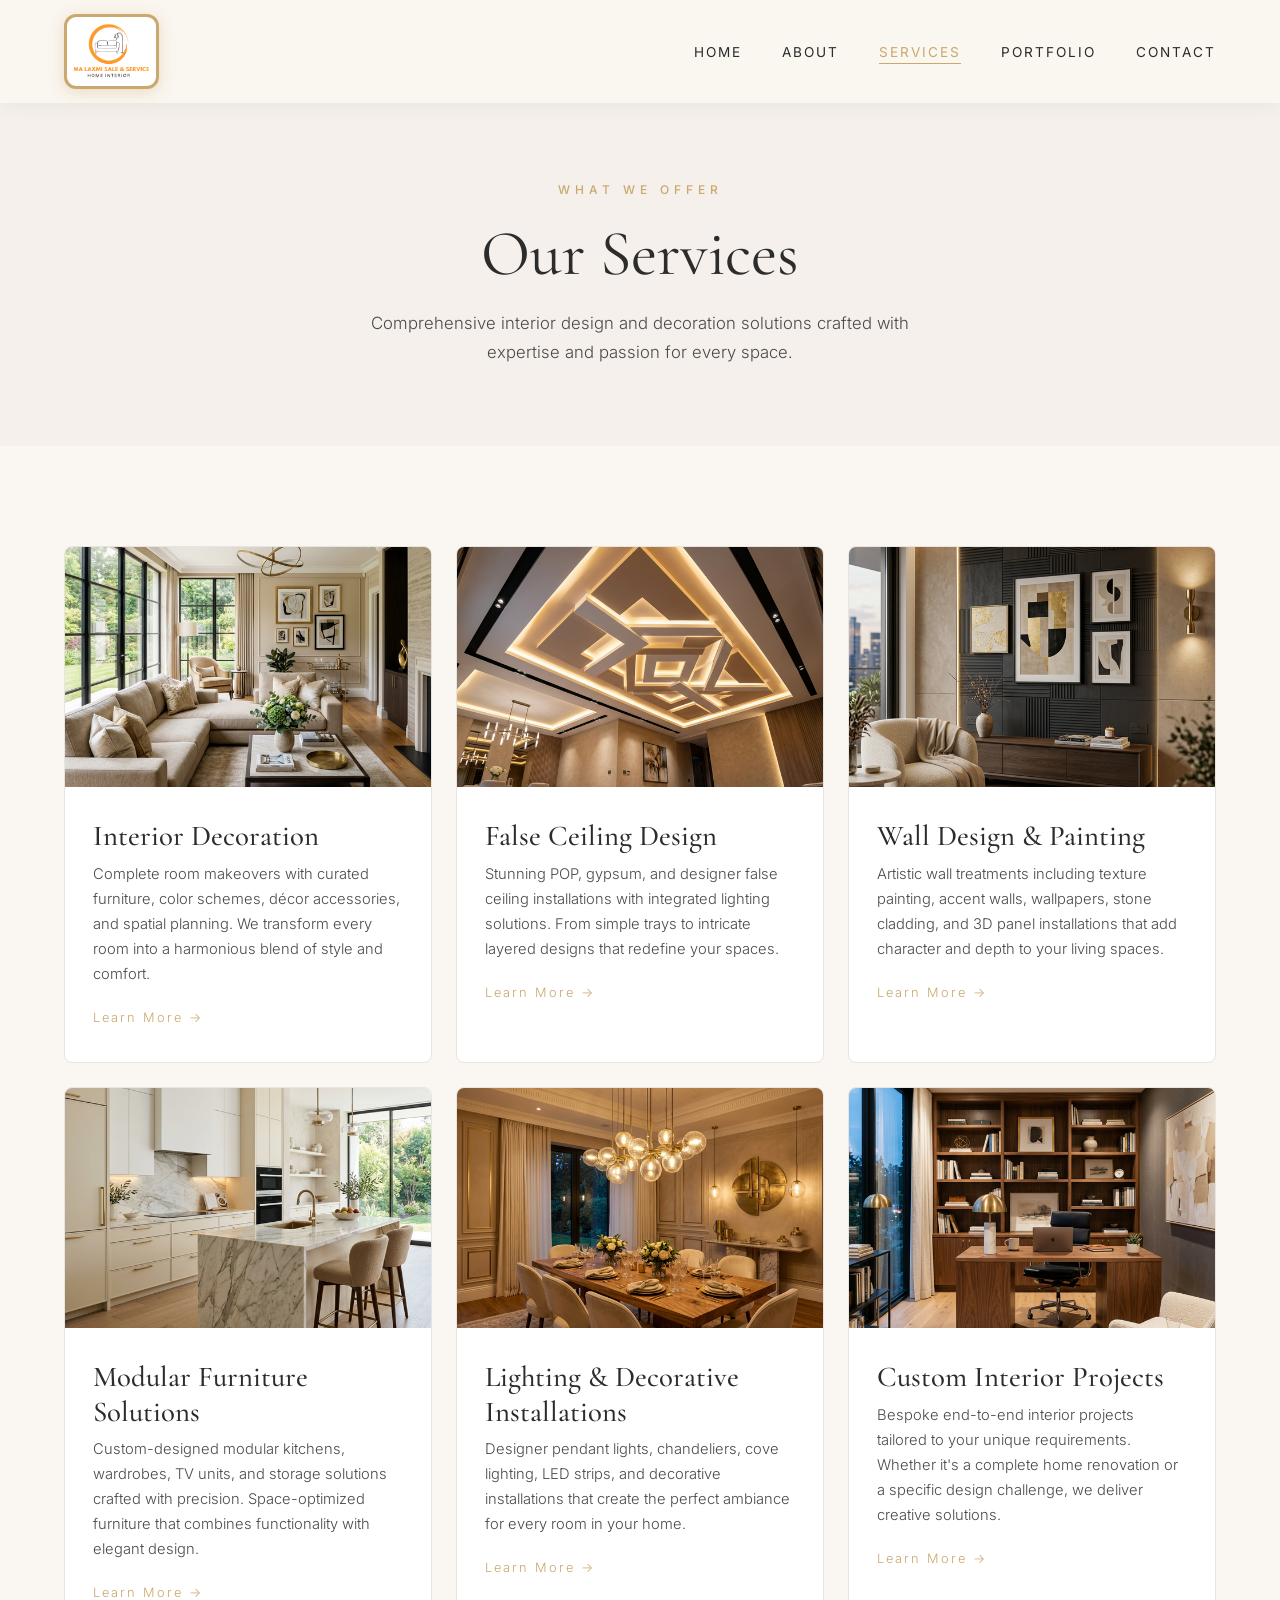
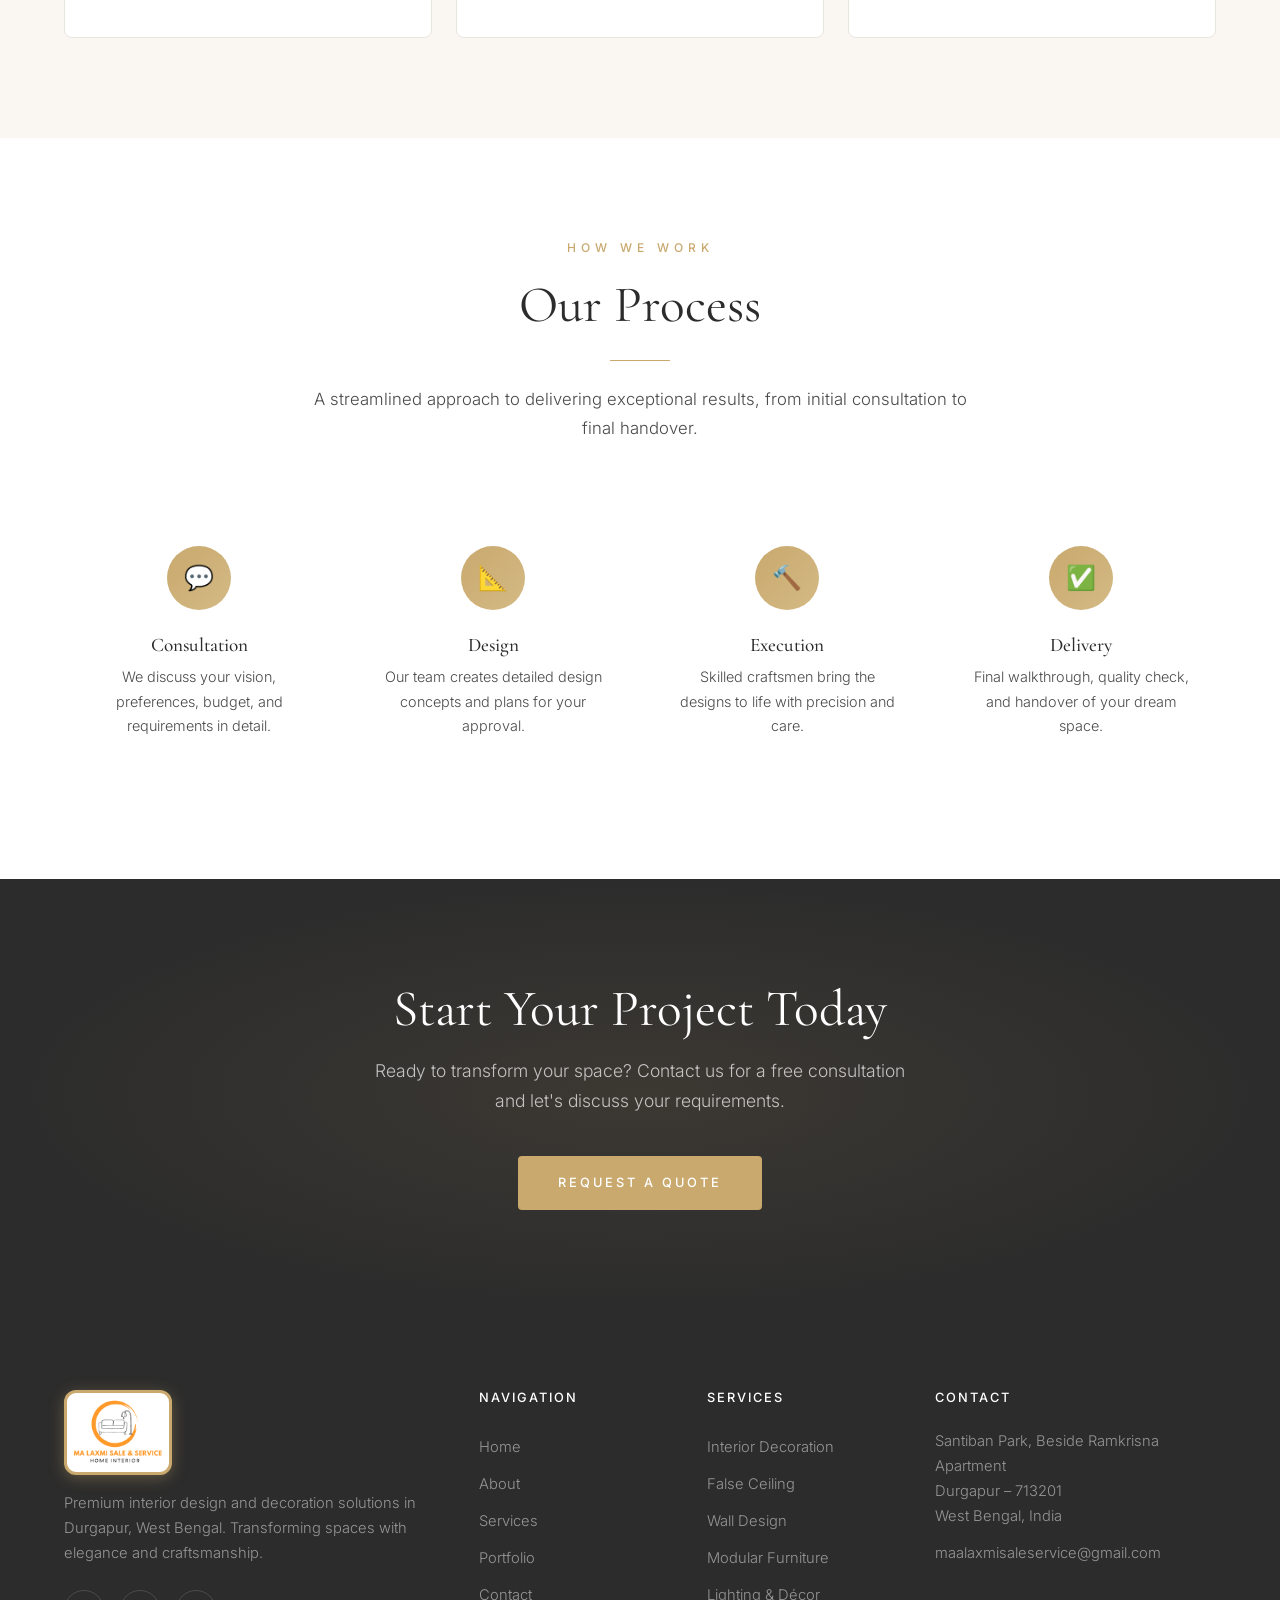
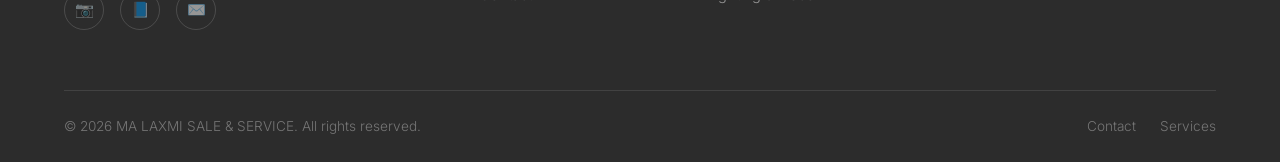
<file: services.html>
<!DOCTYPE html>
<html lang="en">

<head>
    <meta charset="UTF-8">
    <meta name="viewport" content="width=device-width, initial-scale=1.0">
    <meta name="description"
        content="Explore our interior design services — false ceiling, wall design, modular furniture, lighting, and custom interior projects by MA LAXMI SALE & SERVICE.">
    <title>Our Services — MA LAXMI SALE & SERVICE</title>
    <link rel="stylesheet" href="css/style.css">
</head>

<body>

    <!-- Navigation -->
    <nav class="navbar scrolled" id="navbar">
        <div class="container">
            <a href="index.html" class="nav-logo"><img src="images/logo.png" alt="MA LAXMI SALE & SERVICE"></a>
            <ul class="nav-links" id="navLinks">
                <li><a href="index.html">Home</a></li>
                <li><a href="about.html">About</a></li>
                <li><a href="services.html" class="active">Services</a></li>
                <li><a href="portfolio.html">Portfolio</a></li>
                <li><a href="contact.html">Contact</a></li>
            </ul>
            <div class="hamburger" id="hamburger">
                <span></span>
                <span></span>
                <span></span>
            </div>
        </div>
    </nav>
    <div class="nav-overlay" id="navOverlay"></div>

    <!-- Page Header -->
    <section class="page-header">
        <div class="container">
            <span class="overline">What We Offer</span>
            <h1>Our Services</h1>
            <p>Comprehensive interior design and decoration solutions crafted with expertise and passion for every
                space.</p>
        </div>
    </section>

    <!-- Services -->
    <section class="section">
        <div class="container">
            <div class="services-grid">

                <div class="service-card-img reveal delay-1">
                    <div class="card-image">
                        <img src="images/portfolio-living.png" alt="Interior decoration">
                    </div>
                    <div class="card-body">
                        <h3>Interior Decoration</h3>
                        <p>Complete room makeovers with curated furniture, color schemes, décor accessories, and spatial
                            planning. We transform every room into a harmonious blend of style and comfort.</p>
                        <a href="contact.html" class="btn-text">Learn More </a>
                    </div>
                </div>

                <div class="service-card-img reveal delay-2">
                    <div class="card-image">
                        <img src="images/ceiling.png" alt="False ceiling design">
                    </div>
                    <div class="card-body">
                        <h3>False Ceiling Design</h3>
                        <p>Stunning POP, gypsum, and designer false ceiling installations with integrated lighting
                            solutions. From simple trays to intricate layered designs that redefine your spaces.</p>
                        <a href="contact.html" class="btn-text">Learn More </a>
                    </div>
                </div>

                <div class="service-card-img reveal delay-3">
                    <div class="card-image">
                        <img src="images/wall.png" alt="Wall design and painting">
                    </div>
                    <div class="card-body">
                        <h3>Wall Design & Painting</h3>
                        <p>Artistic wall treatments including texture painting, accent walls, wallpapers, stone
                            cladding, and 3D panel installations that add character and depth to your living spaces.</p>
                        <a href="contact.html" class="btn-text">Learn More </a>
                    </div>
                </div>

                <div class="service-card-img reveal delay-4">
                    <div class="card-image">
                        <img src="images/furniture.png" alt="Modular furniture solutions">
                    </div>
                    <div class="card-body">
                        <h3>Modular Furniture Solutions</h3>
                        <p>Custom-designed modular kitchens, wardrobes, TV units, and storage solutions crafted with
                            precision. Space-optimized furniture that combines functionality with elegant design.</p>
                        <a href="contact.html" class="btn-text">Learn More </a>
                    </div>
                </div>

                <div class="service-card-img reveal delay-5">
                    <div class="card-image">
                        <img src="images/lighting.png" alt="Lighting and decorative installations">
                    </div>
                    <div class="card-body">
                        <h3>Lighting & Decorative Installations</h3>
                        <p>Designer pendant lights, chandeliers, cove lighting, LED strips, and decorative installations
                            that create the perfect ambiance for every room in your home.</p>
                        <a href="contact.html" class="btn-text">Learn More </a>
                    </div>
                </div>

                <div class="service-card-img reveal delay-6">
                    <div class="card-image">
                        <img src="images/about.png" alt="Custom interior projects">
                    </div>
                    <div class="card-body">
                        <h3>Custom Interior Projects</h3>
                        <p>Bespoke end-to-end interior projects tailored to your unique requirements. Whether it's a
                            complete home renovation or a specific design challenge, we deliver creative solutions.</p>
                        <a href="contact.html" class="btn-text">Learn More </a>
                    </div>
                </div>

            </div>
        </div>
    </section>

    <!-- Process -->
    <section class="section section-alt">
        <div class="container">
            <div class="section-header reveal">
                <span class="overline">How We Work</span>
                <h2>Our Process</h2>
                <div class="section-divider"></div>
                <p>A streamlined approach to delivering exceptional results, from initial consultation to final
                    handover.</p>
            </div>
            <div class="features-grid">
                <div class="feature-card reveal delay-1">
                    <div class="feature-icon">💬</div>
                    <h3>Consultation</h3>
                    <p>We discuss your vision, preferences, budget, and requirements in detail.</p>
                </div>
                <div class="feature-card reveal delay-2">
                    <div class="feature-icon">📐</div>
                    <h3>Design</h3>
                    <p>Our team creates detailed design concepts and plans for your approval.</p>
                </div>
                <div class="feature-card reveal delay-3">
                    <div class="feature-icon">🔨</div>
                    <h3>Execution</h3>
                    <p>Skilled craftsmen bring the designs to life with precision and care.</p>
                </div>
                <div class="feature-card reveal delay-4">
                    <div class="feature-icon">✅</div>
                    <h3>Delivery</h3>
                    <p>Final walkthrough, quality check, and handover of your dream space.</p>
                </div>
            </div>
        </div>
    </section>

    <!-- CTA -->
    <section class="cta-section">
        <div class="container reveal">
            <h2>Start Your Project Today</h2>
            <p>Ready to transform your space? Contact us for a free consultation and let's discuss your requirements.
            </p>
            <a href="contact.html" class="btn btn-primary">Request a Quote</a>
        </div>
    </section>

    <!-- Footer -->
    <footer class="footer">
        <div class="container">
            <div class="footer-grid">
                <div class="footer-brand">
                    <div class="footer-logo"><img src="images/logo.png" alt="MA LAXMI SALE & SERVICE"></div>
                    <p>Premium interior design and decoration solutions in Durgapur, West Bengal. Transforming spaces
                        with elegance and craftsmanship.</p>
                    <div class="footer-social">
                        <a href="https://www.instagram.com/maalaxmisale.service" target="_blank"
                            title="Instagram">📷</a>
                        <a href="https://www.facebook.com/profile.php?id=maalaxmisaleservice" target="_blank"
                            title="Facebook">📘</a>
                        <a href="mailto:maalaxmisaleservice@gmail.com" title="Email">✉️</a>
                    </div>
                </div>
                <div>
                    <h4>Navigation</h4>
                    <div class="footer-links">
                        <a href="index.html">Home</a>
                        <a href="about.html">About</a>
                        <a href="services.html">Services</a>
                        <a href="portfolio.html">Portfolio</a>
                        <a href="contact.html">Contact</a>
                    </div>
                </div>
                <div>
                    <h4>Services</h4>
                    <div class="footer-links">
                        <a href="services.html">Interior Decoration</a>
                        <a href="services.html">False Ceiling</a>
                        <a href="services.html">Wall Design</a>
                        <a href="services.html">Modular Furniture</a>
                        <a href="services.html">Lighting & Décor</a>
                    </div>
                </div>
                <div class="footer-contact">
                    <h4>Contact</h4>
                    <p>Santiban Park, Beside Ramkrisna Apartment<br>Durgapur – 713201<br>West Bengal, India</p>
                    <p style="margin-top:12px;"><a
                            href="mailto:maalaxmisaleservice@gmail.com">maalaxmisaleservice@gmail.com</a></p>
                </div>
            </div>
            <div class="footer-bottom">
                <span>© 2026 MA LAXMI SALE & SERVICE. All rights reserved.</span>
                <div class="footer-bottom-links">
                    <a href="contact.html">Contact</a>
                    <a href="services.html">Services</a>
                </div>
            </div>
        </div>
    </footer>

    <script src="js/main.js"></script>
</body>

</html>
</file>
<file: css/style.css>
/* ===== IMPORTS ===== */
@import url('https://fonts.googleapis.com/css2?family=Cormorant+Garamond:ital,wght@0,300;0,400;0,500;0,600;0,700;1,300;1,400&family=Inter:wght@300;400;500;600&display=swap');

/* ===== DESIGN TOKENS ===== */
:root {
  /* Colors */
  --cream: #FAF6F1;
  --cream-dark: #F5F0EB;
  --white: #FFFFFF;
  --charcoal: #2C2C2C;
  --charcoal-light: #4A4A4A;
  --gold: #C9A96E;
  --gold-light: #D4BA85;
  --gold-dark: #B8944F;
  --gray: #8A8A8A;
  --gray-light: #E8E4DF;
  --overlay: rgba(44, 44, 44, 0.5);

  /* Typography */
  --font-heading: 'Cormorant Garamond', Georgia, serif;
  --font-body: 'Inter', -apple-system, sans-serif;

  /* Spacing */
  --section-padding: 100px 0;
  --container-width: 1200px;
  --gap-sm: 8px;
  --gap-md: 16px;
  --gap-lg: 24px;
  --gap-xl: 40px;
  --gap-2xl: 64px;

  /* Transitions */
  --transition-fast: 0.3s cubic-bezier(0.25, 0.46, 0.45, 0.94);
  --transition-smooth: 0.6s cubic-bezier(0.25, 0.46, 0.45, 0.94);
  --transition-spring: 0.5s cubic-bezier(0.175, 0.885, 0.32, 1.275);

  /* Shadows */
  --shadow-sm: 0 2px 8px rgba(0, 0, 0, 0.06);
  --shadow-md: 0 4px 20px rgba(0, 0, 0, 0.08);
  --shadow-lg: 0 8px 40px rgba(0, 0, 0, 0.12);
  --shadow-gold: 0 4px 20px rgba(201, 169, 110, 0.2);

  /* Border Radius */
  --radius-sm: 4px;
  --radius-md: 8px;
  --radius-lg: 16px;
  --radius-xl: 24px;
}

/* ===== RESET & BASE ===== */
*,
*::before,
*::after {
  margin: 0;
  padding: 0;
  box-sizing: border-box;
}

html {
  scroll-behavior: smooth;
  font-size: 16px;
}

body {
  font-family: var(--font-body);
  color: var(--charcoal);
  background-color: var(--cream);
  line-height: 1.7;
  font-weight: 300;
  overflow-x: hidden;
  opacity: 0;
  animation: pageLoad 0.8s ease forwards;
}

@keyframes pageLoad {
  to {
    opacity: 1;
  }
}

a {
  text-decoration: none;
  color: inherit;
  transition: color var(--transition-fast);
}

img {
  max-width: 100%;
  height: auto;
  display: block;
}

ul {
  list-style: none;
}

h1,
h2,
h3,
h4,
h5,
h6 {
  font-family: var(--font-heading);
  font-weight: 400;
  line-height: 1.2;
  color: var(--charcoal);
}

h1 {
  font-size: clamp(2.5rem, 5vw, 4.5rem);
}

h2 {
  font-size: clamp(2rem, 4vw, 3.2rem);
}

h3 {
  font-size: clamp(1.4rem, 2.5vw, 1.8rem);
}

p {
  font-size: 1rem;
  color: var(--charcoal-light);
  max-width: 680px;
}

.container {
  max-width: var(--container-width);
  margin: 0 auto;
  padding: 0 24px;
}

/* ===== NAVIGATION ===== */
.navbar {
  position: fixed;
  top: 0;
  left: 0;
  right: 0;
  z-index: 1000;
  padding: 20px 0;
  transition: all var(--transition-smooth);
  background: transparent;
}

.navbar.scrolled {
  background: rgba(250, 246, 241, 0.95);
  backdrop-filter: blur(20px);
  -webkit-backdrop-filter: blur(20px);
  padding: 14px 0;
  box-shadow: 0 1px 20px rgba(0, 0, 0, 0.06);
}

.navbar .container {
  display: flex;
  justify-content: space-between;
  align-items: center;
}

.nav-logo {
  display: flex;
  align-items: center;
}

.nav-logo img {
  height: 75px;
  width: auto;
  object-fit: contain;
  border-radius: 12px;
  border: 3px solid var(--gold);
  box-shadow: 0 3px 15px rgba(201, 169, 110, 0.35);
  padding: 5px;
  background: var(--white);
  transition: transform var(--transition-fast), box-shadow var(--transition-fast);
}

.nav-logo:hover img {
  transform: scale(1.05);
  box-shadow: 0 4px 20px rgba(201, 169, 110, 0.4);
}

.nav-links {
  display: flex;
  gap: var(--gap-xl);
  align-items: center;
}

.nav-links a {
  font-family: var(--font-body);
  font-size: 0.85rem;
  font-weight: 400;
  text-transform: uppercase;
  letter-spacing: 2px;
  color: var(--charcoal);
  position: relative;
  padding: 4px 0;
}

.nav-links a::after {
  content: '';
  position: absolute;
  bottom: 0;
  left: 0;
  width: 0;
  height: 1px;
  background: var(--gold);
  transition: width var(--transition-fast);
}

.nav-links a:hover::after,
.nav-links a.active::after {
  width: 100%;
}

.nav-links a:hover,
.nav-links a.active {
  color: var(--gold);
}

/* Mobile Menu */
.hamburger {
  display: none;
  flex-direction: column;
  gap: 6px;
  cursor: pointer;
  padding: 4px;
  z-index: 1001;
}

.hamburger span {
  width: 28px;
  height: 2px;
  background: var(--charcoal);
  transition: all var(--transition-fast);
  display: block;
}

.hamburger.active span:nth-child(1) {
  transform: rotate(45deg) translate(5px, 6px);
}

.hamburger.active span:nth-child(2) {
  opacity: 0;
}

.hamburger.active span:nth-child(3) {
  transform: rotate(-45deg) translate(5px, -6px);
}

/* ===== HERO SECTION ===== */
.hero {
  position: relative;
  height: 100vh;
  min-height: 700px;
  display: flex;
  align-items: center;
  justify-content: center;
  overflow: hidden;
}

.hero-bg {
  position: absolute;
  inset: 0;
  z-index: 0;
}

.hero-bg img {
  width: 100%;
  height: 100%;
  object-fit: cover;
  transform: scale(1.1);
  transition: transform 0.1s linear;
}

.hero-overlay {
  position: absolute;
  inset: 0;
  background: linear-gradient(135deg,
      rgba(44, 44, 44, 0.65) 0%,
      rgba(44, 44, 44, 0.35) 50%,
      rgba(44, 44, 44, 0.55) 100%);
  z-index: 1;
}

.hero-content {
  position: relative;
  z-index: 2;
  text-align: center;
  max-width: 800px;
  padding: 0 24px;
}

.hero-content .subtitle {
  font-family: var(--font-body);
  font-size: 0.85rem;
  text-transform: uppercase;
  letter-spacing: 6px;
  color: var(--gold-light);
  margin-bottom: var(--gap-lg);
  font-weight: 400;
}

.hero-content h1 {
  color: var(--white);
  font-weight: 300;
  margin-bottom: var(--gap-lg);
  line-height: 1.15;
}

.hero-content .hero-desc {
  color: rgba(255, 255, 255, 0.85);
  font-size: 1.1rem;
  margin: 0 auto var(--gap-xl);
  max-width: 580px;
  font-weight: 300;
  line-height: 1.8;
}

.hero-scroll {
  position: absolute;
  bottom: 40px;
  left: 50%;
  transform: translateX(-50%);
  z-index: 2;
  display: flex;
  flex-direction: column;
  align-items: center;
  gap: var(--gap-sm);
  color: rgba(255, 255, 255, 0.6);
  font-size: 0.7rem;
  text-transform: uppercase;
  letter-spacing: 3px;
}

.hero-scroll .scroll-line {
  width: 1px;
  height: 40px;
  background: rgba(255, 255, 255, 0.3);
  position: relative;
  overflow: hidden;
}

.hero-scroll .scroll-line::after {
  content: '';
  position: absolute;
  top: -100%;
  left: 0;
  width: 100%;
  height: 100%;
  background: var(--gold);
  animation: scrollDown 2s ease infinite;
}

@keyframes scrollDown {
  0% {
    top: -100%;
  }

  100% {
    top: 100%;
  }
}

/* ===== BUTTONS ===== */
.btn {
  display: inline-flex;
  align-items: center;
  gap: var(--gap-sm);
  font-family: var(--font-body);
  font-size: 0.8rem;
  font-weight: 500;
  text-transform: uppercase;
  letter-spacing: 3px;
  padding: 16px 40px;
  border: none;
  cursor: pointer;
  transition: all var(--transition-fast);
  position: relative;
  overflow: hidden;
}

.btn-primary {
  background: var(--gold);
  color: var(--white);
  border-radius: var(--radius-sm);
}

.btn-primary:hover {
  background: var(--gold-dark);
  transform: translateY(-2px);
  box-shadow: var(--shadow-gold);
}

.btn-outline {
  background: transparent;
  color: var(--white);
  border: 1px solid rgba(255, 255, 255, 0.4);
  border-radius: var(--radius-sm);
}

.btn-outline:hover {
  background: var(--white);
  color: var(--charcoal);
  border-color: var(--white);
}

.btn-dark {
  background: var(--charcoal);
  color: var(--white);
  border-radius: var(--radius-sm);
}

.btn-dark:hover {
  background: var(--charcoal-light);
  transform: translateY(-2px);
  box-shadow: var(--shadow-md);
}

.btn-text {
  background: none;
  color: var(--gold);
  padding: 0;
  letter-spacing: 2px;
  font-size: 0.8rem;
}

.btn-text::after {
  content: '→';
  transition: transform var(--transition-fast);
}

.btn-text:hover::after {
  transform: translateX(4px);
}

/* ===== SECTION STYLES ===== */
.section {
  padding: var(--section-padding);
}

.section-alt {
  background: var(--white);
}

.section-dark {
  background: var(--charcoal);
  color: var(--white);
}

.section-dark h2,
.section-dark h3 {
  color: var(--white);
}

.section-dark p {
  color: rgba(255, 255, 255, 0.7);
}

.section-header {
  text-align: center;
  margin-bottom: var(--gap-2xl);
}

.section-header .overline {
  font-family: var(--font-body);
  font-size: 0.75rem;
  text-transform: uppercase;
  letter-spacing: 5px;
  color: var(--gold);
  display: block;
  margin-bottom: var(--gap-md);
  font-weight: 500;
}

.section-header h2 {
  margin-bottom: var(--gap-md);
}

.section-header p {
  margin: 0 auto;
  font-size: 1.05rem;
}

.section-divider {
  width: 60px;
  height: 1px;
  background: var(--gold);
  margin: var(--gap-lg) auto;
}

/* ===== SCROLL ANIMATIONS ===== */
.reveal {
  opacity: 0;
  transform: translateY(40px);
  transition: opacity 0.8s cubic-bezier(0.25, 0.46, 0.45, 0.94),
    transform 0.8s cubic-bezier(0.25, 0.46, 0.45, 0.94);
}

.reveal.visible {
  opacity: 1;
  transform: translateY(0);
}

.reveal-left {
  opacity: 0;
  transform: translateX(-40px);
  transition: opacity 0.8s cubic-bezier(0.25, 0.46, 0.45, 0.94),
    transform 0.8s cubic-bezier(0.25, 0.46, 0.45, 0.94);
}

.reveal-left.visible {
  opacity: 1;
  transform: translateX(0);
}

.reveal-right {
  opacity: 0;
  transform: translateX(40px);
  transition: opacity 0.8s cubic-bezier(0.25, 0.46, 0.45, 0.94),
    transform 0.8s cubic-bezier(0.25, 0.46, 0.45, 0.94);
}

.reveal-right.visible {
  opacity: 1;
  transform: translateX(0);
}

.reveal-scale {
  opacity: 0;
  transform: scale(0.95);
  transition: opacity 0.8s cubic-bezier(0.25, 0.46, 0.45, 0.94),
    transform 0.8s cubic-bezier(0.25, 0.46, 0.45, 0.94);
}

.reveal-scale.visible {
  opacity: 1;
  transform: scale(1);
}

/* Stagger delays */
.delay-1 {
  transition-delay: 0.1s;
}

.delay-2 {
  transition-delay: 0.2s;
}

.delay-3 {
  transition-delay: 0.3s;
}

.delay-4 {
  transition-delay: 0.4s;
}

.delay-5 {
  transition-delay: 0.5s;
}

.delay-6 {
  transition-delay: 0.6s;
}

/* ===== SERVICES CARDS ===== */
.services-grid {
  display: grid;
  grid-template-columns: repeat(3, 1fr);
  gap: var(--gap-lg);
}

.service-card {
  background: var(--white);
  padding: 48px 36px;
  border-radius: var(--radius-md);
  text-align: center;
  transition: all var(--transition-smooth);
  position: relative;
  overflow: hidden;
  border: 1px solid var(--gray-light);
}

.service-card::before {
  content: '';
  position: absolute;
  top: 0;
  left: 0;
  right: 0;
  height: 3px;
  background: var(--gold);
  transform: scaleX(0);
  transition: transform var(--transition-fast);
}

.service-card:hover::before {
  transform: scaleX(1);
}

.service-card:hover {
  transform: translateY(-8px);
  box-shadow: var(--shadow-lg);
  border-color: transparent;
}

.service-card .icon {
  font-size: 2.5rem;
  margin-bottom: var(--gap-lg);
  display: inline-block;
  transition: transform var(--transition-spring);
}

.service-card:hover .icon {
  transform: scale(1.15);
}

.service-card h3 {
  margin-bottom: var(--gap-md);
  font-weight: 500;
}

.service-card p {
  font-size: 0.95rem;
  margin: 0 auto;
}

/* Service cards with images */
.service-card-img {
  background: var(--white);
  border-radius: var(--radius-md);
  overflow: hidden;
  transition: all var(--transition-smooth);
  border: 1px solid var(--gray-light);
}

.service-card-img:hover {
  transform: translateY(-8px);
  box-shadow: var(--shadow-lg);
  border-color: transparent;
}

.service-card-img .card-image {
  height: 240px;
  overflow: hidden;
}

.service-card-img .card-image img {
  width: 100%;
  height: 100%;
  object-fit: cover;
  transition: transform var(--transition-smooth);
}

.service-card-img:hover .card-image img {
  transform: scale(1.08);
}

.service-card-img .card-body {
  padding: 32px 28px;
}

.service-card-img .card-body h3 {
  margin-bottom: var(--gap-sm);
  font-weight: 500;
}

.service-card-img .card-body p {
  font-size: 0.92rem;
  margin-bottom: var(--gap-md);
}

/* ===== PORTFOLIO GALLERY ===== */
.portfolio-filters {
  display: flex;
  justify-content: center;
  gap: var(--gap-md);
  margin-bottom: var(--gap-xl);
  flex-wrap: wrap;
}

.filter-btn {
  font-family: var(--font-body);
  font-size: 0.8rem;
  text-transform: uppercase;
  letter-spacing: 2px;
  padding: 10px 24px;
  border: 1px solid var(--gray-light);
  background: transparent;
  color: var(--charcoal-light);
  cursor: pointer;
  border-radius: 50px;
  transition: all var(--transition-fast);
  font-weight: 400;
}

.filter-btn:hover,
.filter-btn.active {
  background: var(--gold);
  color: var(--white);
  border-color: var(--gold);
}

.portfolio-grid {
  display: grid;
  grid-template-columns: repeat(3, 1fr);
  gap: var(--gap-md);
}

.portfolio-item {
  position: relative;
  border-radius: var(--radius-md);
  overflow: hidden;
  cursor: pointer;
  aspect-ratio: 4/3;
  transition: all var(--transition-smooth);
}

.portfolio-item img {
  width: 100%;
  height: 100%;
  object-fit: cover;
  transition: transform var(--transition-smooth);
}

.portfolio-item .portfolio-overlay {
  position: absolute;
  inset: 0;
  background: linear-gradient(to top, rgba(44, 44, 44, 0.85) 0%, transparent 60%);
  display: flex;
  flex-direction: column;
  justify-content: flex-end;
  padding: 28px;
  opacity: 0;
  transition: opacity var(--transition-fast);
}

.portfolio-item:hover .portfolio-overlay {
  opacity: 1;
}

.portfolio-item:hover img {
  transform: scale(1.08);
}

.portfolio-overlay h3 {
  color: var(--white);
  font-size: 1.3rem;
  margin-bottom: 4px;
}

.portfolio-overlay span {
  color: var(--gold-light);
  font-size: 0.8rem;
  text-transform: uppercase;
  letter-spacing: 2px;
}

.portfolio-item.hidden {
  display: none;
}

/* ===== WHY CHOOSE US ===== */
.features-grid {
  display: grid;
  grid-template-columns: repeat(4, 1fr);
  gap: var(--gap-lg);
}

.feature-card {
  text-align: center;
  padding: 40px 24px;
  border-radius: var(--radius-md);
  transition: all var(--transition-fast);
}

.feature-card:hover {
  background: var(--white);
  box-shadow: var(--shadow-sm);
}

.feature-card .feature-icon {
  width: 64px;
  height: 64px;
  border-radius: 50%;
  background: linear-gradient(135deg, var(--gold), var(--gold-light));
  display: flex;
  align-items: center;
  justify-content: center;
  font-size: 1.5rem;
  margin: 0 auto var(--gap-lg);
  transition: transform var(--transition-spring);
}

.feature-card:hover .feature-icon {
  transform: scale(1.1) rotate(5deg);
}

.feature-card h3 {
  font-size: 1.2rem;
  margin-bottom: var(--gap-sm);
  font-weight: 500;
}

.feature-card p {
  font-size: 0.9rem;
  margin: 0 auto;
}

/* ===== ABOUT PAGE ===== */
.about-intro {
  display: grid;
  grid-template-columns: 1fr 1fr;
  gap: var(--gap-2xl);
  align-items: center;
}

.about-intro .text-content h2 {
  margin-bottom: var(--gap-lg);
}

.about-intro .text-content p {
  margin-bottom: var(--gap-md);
}

.about-intro .image-content {
  border-radius: var(--radius-lg);
  overflow: hidden;
  box-shadow: var(--shadow-lg);
}

.about-intro .image-content img {
  width: 100%;
  height: 100%;
  object-fit: cover;
  min-height: 500px;
}

.mission-grid {
  display: grid;
  grid-template-columns: 1fr 1fr;
  gap: var(--gap-xl);
}

.mission-card {
  background: var(--white);
  padding: 48px;
  border-radius: var(--radius-md);
  border: 1px solid var(--gray-light);
  transition: all var(--transition-fast);
}

.mission-card:hover {
  box-shadow: var(--shadow-md);
  border-color: var(--gold);
}

.mission-card .card-icon {
  font-size: 2rem;
  margin-bottom: var(--gap-lg);
}

.mission-card h3 {
  margin-bottom: var(--gap-md);
  font-weight: 500;
}

/* ===== CTA SECTION ===== */
.cta-section {
  background: var(--charcoal);
  padding: 100px 0;
  text-align: center;
  position: relative;
  overflow: hidden;
}

.cta-section::before {
  content: '';
  position: absolute;
  inset: 0;
  background: radial-gradient(ellipse at center, rgba(201, 169, 110, 0.1), transparent 70%);
}

.cta-section h2 {
  color: var(--white);
  margin-bottom: var(--gap-md);
  position: relative;
}

.cta-section p {
  color: rgba(255, 255, 255, 0.7);
  margin: 0 auto var(--gap-xl);
  font-size: 1.1rem;
  position: relative;
  max-width: 550px;
}

.cta-section .btn {
  position: relative;
}

/* ===== CONTACT ===== */
.contact-layout {
  display: grid;
  grid-template-columns: 1fr 1.2fr;
  gap: var(--gap-2xl);
}

.contact-info {
  padding: var(--gap-xl) 0;
}

.contact-info h2 {
  margin-bottom: var(--gap-lg);
}

.contact-info>p {
  margin-bottom: var(--gap-xl);
}

.contact-detail {
  display: flex;
  gap: var(--gap-md);
  margin-bottom: var(--gap-lg);
  align-items: flex-start;
}

.contact-detail .detail-icon {
  width: 48px;
  height: 48px;
  border-radius: 50%;
  background: var(--cream-dark);
  display: flex;
  align-items: center;
  justify-content: center;
  font-size: 1.2rem;
  flex-shrink: 0;
}

.contact-detail .detail-text h3 {
  font-size: 1rem;
  font-family: var(--font-body);
  font-weight: 500;
  margin-bottom: 4px;
}

.contact-detail .detail-text p {
  font-size: 0.92rem;
}

.social-links {
  display: flex;
  gap: var(--gap-md);
  margin-top: var(--gap-xl);
}

.social-link {
  width: 44px;
  height: 44px;
  border-radius: 50%;
  border: 1px solid var(--gray-light);
  display: flex;
  align-items: center;
  justify-content: center;
  font-size: 1.1rem;
  transition: all var(--transition-fast);
}

.social-link:hover {
  background: var(--gold);
  border-color: var(--gold);
  color: var(--white);
  transform: translateY(-3px);
}

/* Contact Form */
.contact-form-wrapper {
  background: var(--white);
  padding: 48px;
  border-radius: var(--radius-lg);
  box-shadow: var(--shadow-md);
}

.contact-form-wrapper h3 {
  margin-bottom: var(--gap-lg);
  font-weight: 500;
}

.form-group {
  margin-bottom: var(--gap-lg);
}

.form-group label {
  display: block;
  font-size: 0.8rem;
  text-transform: uppercase;
  letter-spacing: 1.5px;
  color: var(--charcoal-light);
  margin-bottom: var(--gap-sm);
  font-weight: 500;
}

.form-group input,
.form-group select,
.form-group textarea {
  width: 100%;
  padding: 14px 18px;
  border: 1px solid var(--gray-light);
  border-radius: var(--radius-sm);
  font-family: var(--font-body);
  font-size: 0.95rem;
  color: var(--charcoal);
  background: var(--cream);
  transition: all var(--transition-fast);
  outline: none;
}

.form-group input:focus,
.form-group select:focus,
.form-group textarea:focus {
  border-color: var(--gold);
  box-shadow: 0 0 0 3px rgba(201, 169, 110, 0.1);
}

.form-group textarea {
  resize: vertical;
  min-height: 130px;
}

.form-row {
  display: grid;
  grid-template-columns: 1fr 1fr;
  gap: var(--gap-lg);
}

.form-success {
  display: none;
  text-align: center;
  padding: var(--gap-xl);
}

.form-success.show {
  display: block;
}

.form-success .success-icon {
  font-size: 3rem;
  margin-bottom: var(--gap-md);
}

.form-success h3 {
  margin-bottom: var(--gap-sm);
}

/* ===== PAGE HEADERS ===== */
.page-header {
  padding: 180px 0 80px;
  text-align: center;
  background: var(--cream-dark);
  position: relative;
}

.page-header .overline {
  font-family: var(--font-body);
  font-size: 0.75rem;
  text-transform: uppercase;
  letter-spacing: 5px;
  color: var(--gold);
  display: block;
  margin-bottom: var(--gap-md);
  font-weight: 500;
}

.page-header h1 {
  margin-bottom: var(--gap-md);
}

.page-header p {
  margin: 0 auto;
  font-size: 1.05rem;
  max-width: 580px;
}

/* ===== STATS ===== */
.stats-bar {
  display: grid;
  grid-template-columns: repeat(4, 1fr);
  gap: var(--gap-lg);
  padding: 60px 0;
}

.stat-item {
  text-align: center;
}

.stat-item .stat-number {
  font-family: var(--font-heading);
  font-size: 2.8rem;
  color: var(--gold);
  font-weight: 600;
  line-height: 1;
  margin-bottom: var(--gap-sm);
}

.stat-item .stat-label {
  font-size: 0.8rem;
  text-transform: uppercase;
  letter-spacing: 2px;
  color: var(--charcoal-light);
}

/* ===== FOOTER ===== */
.footer {
  background: var(--charcoal);
  color: rgba(255, 255, 255, 0.7);
  padding: 80px 0 0;
}

.footer-grid {
  display: grid;
  grid-template-columns: 2fr 1fr 1fr 1.5fr;
  gap: var(--gap-xl);
  padding-bottom: 60px;
  border-bottom: 1px solid rgba(255, 255, 255, 0.1);
}

.footer-brand .footer-logo {
  margin-bottom: var(--gap-md);
}

.footer-brand .footer-logo img {
  height: 85px;
  width: auto;
  object-fit: contain;
  border-radius: 12px;
  border: 3px solid var(--gold);
  box-shadow: 0 3px 15px rgba(201, 169, 110, 0.35);
  padding: 5px;
  background: var(--white);
}

.footer-brand p {
  color: rgba(255, 255, 255, 0.5);
  font-size: 0.92rem;
  margin-bottom: var(--gap-lg);
}

.footer h4 {
  color: var(--white);
  font-family: var(--font-body);
  font-size: 0.8rem;
  text-transform: uppercase;
  letter-spacing: 2px;
  margin-bottom: var(--gap-lg);
  font-weight: 500;
}

.footer-links a {
  display: block;
  color: rgba(255, 255, 255, 0.5);
  font-size: 0.92rem;
  padding: 6px 0;
  transition: all var(--transition-fast);
}

.footer-links a:hover {
  color: var(--gold);
  padding-left: 8px;
}

.footer-contact p {
  color: rgba(255, 255, 255, 0.5);
  font-size: 0.92rem;
  margin-bottom: var(--gap-sm);
}

.footer-contact a {
  color: rgba(255, 255, 255, 0.5);
  transition: color var(--transition-fast);
}

.footer-contact a:hover {
  color: var(--gold);
}

.footer-bottom {
  display: flex;
  justify-content: space-between;
  align-items: center;
  padding: 24px 0;
  font-size: 0.85rem;
  color: rgba(255, 255, 255, 0.35);
}

.footer-bottom-links {
  display: flex;
  gap: var(--gap-lg);
}

.footer-bottom-links a {
  color: rgba(255, 255, 255, 0.35);
  transition: color var(--transition-fast);
}

.footer-bottom-links a:hover {
  color: var(--gold);
}

.footer-social {
  display: flex;
  gap: var(--gap-md);
}

.footer-social a {
  width: 40px;
  height: 40px;
  border-radius: 50%;
  border: 1px solid rgba(255, 255, 255, 0.15);
  display: flex;
  align-items: center;
  justify-content: center;
  color: rgba(255, 255, 255, 0.5);
  transition: all var(--transition-fast);
  font-size: 0.95rem;
}

.footer-social a:hover {
  background: var(--gold);
  border-color: var(--gold);
  color: var(--white);
  transform: translateY(-3px);
}

/* ===== RESPONSIVE ===== */
@media (max-width: 1024px) {
  .services-grid {
    grid-template-columns: repeat(2, 1fr);
  }

  .portfolio-grid {
    grid-template-columns: repeat(2, 1fr);
  }

  .features-grid {
    grid-template-columns: repeat(2, 1fr);
  }

  .footer-grid {
    grid-template-columns: 1fr 1fr;
    gap: var(--gap-xl);
  }

  .stats-bar {
    grid-template-columns: repeat(2, 1fr);
    gap: var(--gap-xl);
  }
}

@media (max-width: 768px) {
  :root {
    --section-padding: 70px 0;
  }

  /* Mobile Nav */
  .nav-links {
    position: fixed;
    top: 0;
    right: -100%;
    width: 80%;
    max-width: 360px;
    height: 100vh;
    background: var(--cream);
    flex-direction: column;
    justify-content: center;
    gap: var(--gap-xl);
    transition: right var(--transition-smooth);
    box-shadow: -4px 0 30px rgba(0, 0, 0, 0.1);
    padding: 40px;
  }

  .nav-links.open {
    right: 0;
  }

  .hamburger {
    display: flex;
  }

  .hero {
    min-height: 600px;
  }

  .hero-content h1 {
    font-size: 2.2rem;
  }

  .hero-content .hero-desc {
    font-size: 0.95rem;
  }

  .services-grid {
    grid-template-columns: 1fr;
  }

  .portfolio-grid {
    grid-template-columns: 1fr;
  }

  .features-grid {
    grid-template-columns: 1fr;
  }

  .about-intro {
    grid-template-columns: 1fr;
    gap: var(--gap-xl);
  }

  .about-intro .image-content img {
    min-height: 300px;
  }

  .mission-grid {
    grid-template-columns: 1fr;
  }

  .contact-layout {
    grid-template-columns: 1fr;
  }

  .contact-form-wrapper {
    padding: 32px 24px;
  }

  .form-row {
    grid-template-columns: 1fr;
  }

  .footer-grid {
    grid-template-columns: 1fr;
    gap: var(--gap-xl);
  }

  .footer-bottom {
    flex-direction: column;
    gap: var(--gap-md);
    text-align: center;
  }

  .stats-bar {
    grid-template-columns: 1fr 1fr;
  }

  .page-header {
    padding: 140px 0 60px;
  }

  .cta-section {
    padding: 70px 0;
  }
}

@media (max-width: 480px) {
  .hero-content h1 {
    font-size: 1.8rem;
  }

  .btn {
    padding: 14px 28px;
    font-size: 0.75rem;
  }

  .section-header h2 {
    font-size: 1.8rem;
  }

  .portfolio-filters {
    gap: var(--gap-sm);
  }

  .filter-btn {
    padding: 8px 16px;
    font-size: 0.7rem;
  }

  .stats-bar {
    grid-template-columns: 1fr;
  }
}

/* ===== MOBILE OVERLAY ===== */
.nav-overlay {
  position: fixed;
  inset: 0;
  background: rgba(0, 0, 0, 0.4);
  z-index: 999;
  opacity: 0;
  pointer-events: none;
  transition: opacity var(--transition-fast);
}

.nav-overlay.active {
  opacity: 1;
  pointer-events: all;
}
</file>
